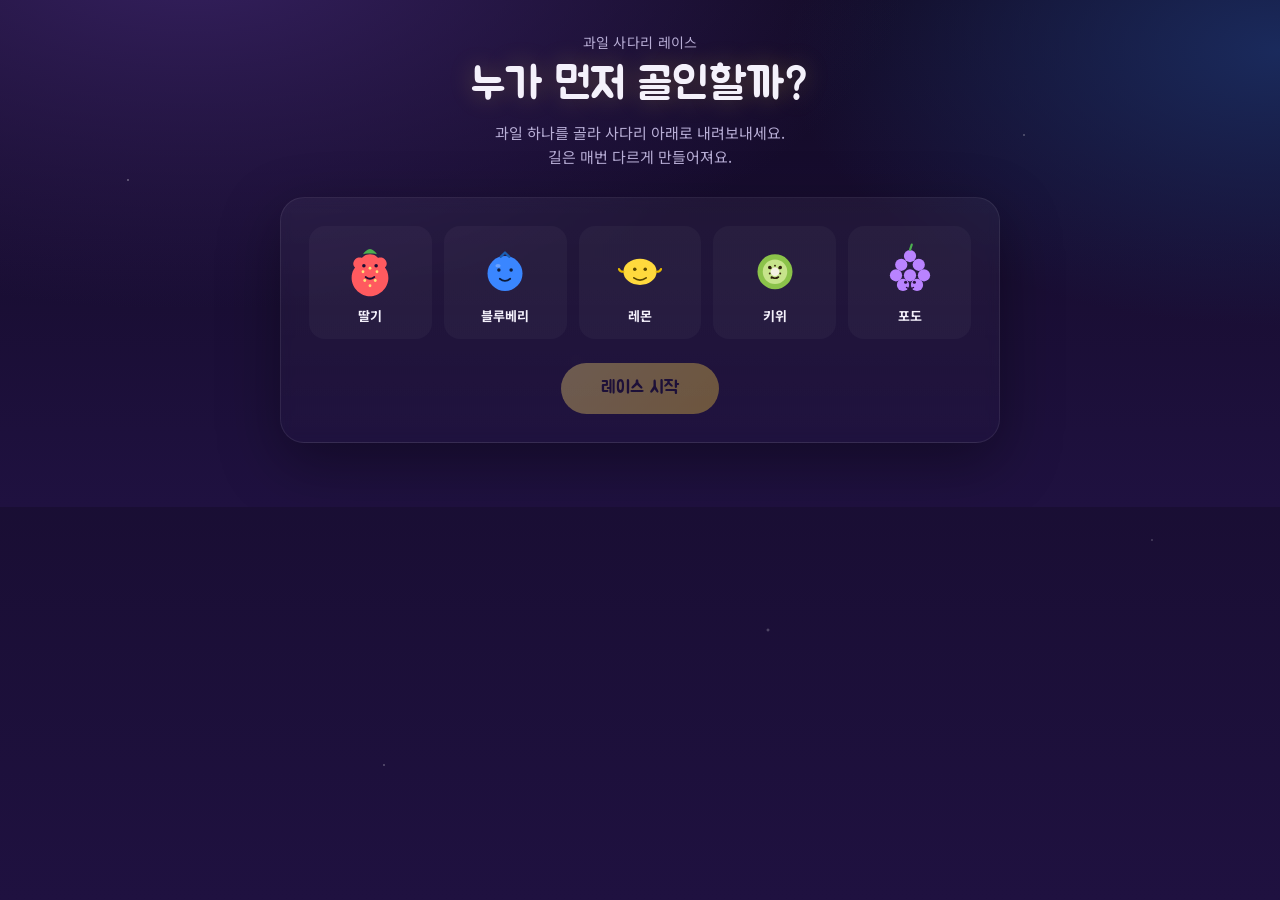
<file: game/index.html>
<!DOCTYPE html>
<html lang="ko">
<head>
<meta charset="UTF-8">
<meta name="viewport" content="width=device-width, initial-scale=1.0">
<title>과일 사다리 레이스</title>
<link rel="preconnect" href="https://fonts.googleapis.com">
<link rel="preconnect" href="https://fonts.gstatic.com" crossorigin>
<link href="https://fonts.googleapis.com/css2?family=Jua&family=Noto+Sans+KR:wght@400;500;700;900&display=swap" rel="stylesheet">
<style>
  :root{
    --bg-0:#120a24;
    --bg-1:#1f1140;
    --card:#241335;
    --card-border:rgba(255,255,255,0.08);
    --ink:#f4f1fb;
    --ink-dim:#b8aed6;
    --lane-dim:rgba(255,255,255,0.14);
    --rung:rgba(255,255,255,0.55);
    --gold:#ffd23f;
    --c-strawberry:#ff5a5f;
    --c-blueberry:#3a86ff;
    --c-lemon:#ffd93d;
    --c-kiwi:#8bc34a;
    --c-grape:#b983ff;
  }

  *{box-sizing:border-box;}

  html,body{
    margin:0;
    min-height:100%;
    background:
      radial-gradient(1200px 600px at 15% -10%, #35205f 0%, transparent 60%),
      radial-gradient(900px 500px at 100% 10%, #1a2a5c 0%, transparent 55%),
      linear-gradient(180deg, var(--bg-0) 0%, var(--bg-1) 100%);
    color:var(--ink);
    font-family:"Noto Sans KR", system-ui, sans-serif;
    overflow-x:hidden;
  }

  body{
    display:flex;
    justify-content:center;
    padding:32px 16px 64px;
  }

  .stars{
    position:fixed;
    inset:0;
    pointer-events:none;
    background-image:
      radial-gradient(1.5px 1.5px at 10% 20%, rgba(255,255,255,0.5), transparent),
      radial-gradient(1.5px 1.5px at 80% 15%, rgba(255,255,255,0.4), transparent),
      radial-gradient(2px 2px at 60% 70%, rgba(255,255,255,0.35), transparent),
      radial-gradient(1.5px 1.5px at 30% 85%, rgba(255,255,255,0.4), transparent),
      radial-gradient(1.5px 1.5px at 90% 60%, rgba(255,255,255,0.3), transparent),
      radial-gradient(1.5px 1.5px at 45% 40%, rgba(255,255,255,0.3), transparent);
    background-repeat:no-repeat;
    z-index:0;
  }

  .stage{
    position:relative;
    z-index:1;
    width:100%;
    max-width:720px;
  }

  .eyebrow{
    text-align:center;
    color:var(--ink-dim);
    font-size:14px;
    letter-spacing:0.02em;
    margin:0 0 6px;
  }

  h1{
    font-family:"Jua", "Noto Sans KR", sans-serif;
    font-weight:400;
    text-align:center;
    font-size:clamp(30px, 6vw, 44px);
    margin:0 0 8px;
    color:var(--ink);
    text-shadow:0 0 24px rgba(255,210,63,0.25);
  }

  .lede{
    text-align:center;
    color:var(--ink-dim);
    font-size:15px;
    margin:0 0 28px;
    line-height:1.6;
  }

  .panel{
    background:linear-gradient(180deg, rgba(255,255,255,0.045), rgba(255,255,255,0.01));
    border:1px solid var(--card-border);
    border-radius:24px;
    padding:28px;
    backdrop-filter:blur(6px);
    box-shadow:0 20px 60px rgba(0,0,0,0.35);
  }

  /* ---------- 캐릭터 선택 화면 ---------- */

  .roster{
    display:grid;
    grid-template-columns:repeat(5, 1fr);
    gap:12px;
    margin-bottom:24px;
  }

  @media (max-width:520px){
    .roster{ grid-template-columns:repeat(3, 1fr); }
  }

  .racer-card{
    position:relative;
    background:rgba(255,255,255,0.03);
    border:2px solid transparent;
    border-radius:16px;
    padding:14px 8px 12px;
    display:flex;
    flex-direction:column;
    align-items:center;
    gap:8px;
    cursor:pointer;
    transition:transform 0.15s ease, border-color 0.15s ease, background 0.15s ease;
  }

  .racer-card:hover{
    transform:translateY(-3px);
    background:rgba(255,255,255,0.06);
  }

  .racer-card.selected{
    border-color:var(--racer-color);
    background:rgba(255,255,255,0.08);
    box-shadow:0 0 0 4px color-mix(in srgb, var(--racer-color) 22%, transparent), 0 8px 20px rgba(0,0,0,0.3);
  }

  .racer-card svg{ width:56px; height:56px; }

  .racer-name{
    font-size:13px;
    font-weight:700;
    color:var(--ink);
  }

  .racer-check{
    position:absolute;
    top:6px;
    right:6px;
    width:18px;
    height:18px;
    border-radius:50%;
    background:var(--racer-color);
    display:none;
    align-items:center;
    justify-content:center;
    font-size:11px;
    color:#160a2b;
    font-weight:900;
  }
  .racer-card.selected .racer-check{ display:flex; }

  .actions{
    display:flex;
    justify-content:center;
  }

  button.primary{
    font-family:"Jua","Noto Sans KR",sans-serif;
    font-size:18px;
    letter-spacing:0.01em;
    padding:14px 40px;
    border-radius:999px;
    border:none;
    cursor:pointer;
    color:#1a0d33;
    background:linear-gradient(135deg, #ffe27a, var(--gold));
    box-shadow:0 10px 24px rgba(255,210,63,0.28);
    transition:transform 0.12s ease, box-shadow 0.12s ease, opacity 0.12s ease;
  }

  button.primary:disabled{
    opacity:0.35;
    cursor:not-allowed;
    box-shadow:none;
  }

  button.primary:not(:disabled):hover{
    transform:translateY(-2px);
    box-shadow:0 14px 30px rgba(255,210,63,0.36);
  }

  button.ghost{
    font-family:"Noto Sans KR", sans-serif;
    font-size:14px;
    padding:10px 22px;
    border-radius:999px;
    border:1px solid rgba(255,255,255,0.18);
    background:transparent;
    color:var(--ink);
    cursor:pointer;
    transition:background 0.12s ease;
  }
  button.ghost:hover{ background:rgba(255,255,255,0.07); }

  /* ---------- 레이스 화면 ---------- */

  .race-header{
    display:flex;
    justify-content:space-between;
    align-items:center;
    margin-bottom:14px;
  }

  .race-title{
    font-family:"Jua","Noto Sans KR",sans-serif;
    font-size:20px;
  }

  canvas{
    width:100%;
    display:block;
    border-radius:16px;
    background:linear-gradient(180deg, rgba(0,0,0,0.22), rgba(0,0,0,0.08));
  }

  .countdown{
    position:absolute;
    inset:0;
    display:flex;
    align-items:center;
    justify-content:center;
    font-family:"Jua","Noto Sans KR",sans-serif;
    font-size:96px;
    color:var(--gold);
    text-shadow:0 0 30px rgba(255,210,63,0.6);
    pointer-events:none;
  }

  .canvas-wrap{ position:relative; }

  /* ---------- 결과 화면 ---------- */

  .overlay{
    position:fixed;
    inset:0;
    background:rgba(10,4,20,0.72);
    backdrop-filter:blur(3px);
    display:flex;
    align-items:center;
    justify-content:center;
    padding:20px;
    z-index:5;
  }

  .result-card{
    width:100%;
    max-width:420px;
    background:linear-gradient(180deg, #2a1746, #1a0d33);
    border:1px solid rgba(255,255,255,0.1);
    border-radius:24px;
    padding:28px 24px;
    text-align:center;
    box-shadow:0 30px 80px rgba(0,0,0,0.5);
  }

  .result-card h2{
    font-family:"Jua","Noto Sans KR",sans-serif;
    font-weight:400;
    font-size:26px;
    margin:0 0 20px;
  }

  .rank-row{
    display:flex;
    align-items:center;
    gap:12px;
    padding:10px 14px;
    border-radius:14px;
    margin-bottom:8px;
    background:rgba(255,255,255,0.04);
  }

  .rank-row.gold{ background:rgba(255,210,63,0.14); }
  .rank-row.silver{ background:rgba(200,210,230,0.12); }
  .rank-row.bronze{ background:rgba(214,140,90,0.14); }

  .rank-num{
    font-family:"Jua","Noto Sans KR",sans-serif;
    font-size:18px;
    width:28px;
    color:var(--ink-dim);
  }

  .rank-row.gold .rank-num{ color:var(--gold); }

  .rank-icon svg{ width:32px; height:32px; }

  .rank-name{
    flex:1;
    text-align:left;
    font-size:15px;
    font-weight:700;
  }

  .rank-time{
    font-size:12px;
    color:var(--ink-dim);
  }

  .result-actions{
    margin-top:20px;
    display:flex;
    gap:10px;
    justify-content:center;
  }

  .hidden{ display:none !important; }
</style>
</head>
<body>

<div class="stars"></div>

<div class="stage">

  <!-- ===================== 화면 1: 캐릭터 선택 ===================== -->
  <section id="screen-select">
    <p class="eyebrow">과일 사다리 레이스</p>
    <h1>누가 먼저 골인할까?</h1>
    <p class="lede">과일 하나를 골라 사다리 아래로 내려보내세요.<br>길은 매번 다르게 만들어져요.</p>

    <div class="panel">
      <div class="roster" id="roster"></div>
      <div class="actions">
        <button class="primary" id="btn-start" disabled>레이스 시작</button>
      </div>
    </div>
  </section>

  <!-- ===================== 화면 2: 레이스 ===================== -->
  <section id="screen-race" class="hidden">
    <div class="race-header">
      <span class="race-title" id="race-title">레이스 진행 중</span>
      <button class="ghost" id="btn-back">캐릭터 다시 고르기</button>
    </div>
    <div class="panel">
      <div class="canvas-wrap">
        <canvas id="ladder-canvas"></canvas>
        <div class="countdown hidden" id="countdown"></div>
      </div>
    </div>
  </section>

</div>

<!-- ===================== 결과 오버레이 ===================== -->
<div class="overlay hidden" id="result-overlay">
  <div class="result-card">
    <h2>레이스 결과</h2>
    <div id="rank-list"></div>
    <div class="result-actions">
      <button class="ghost" id="btn-again">같은 캐릭터로 다시</button>
      <button class="primary" id="btn-restart">처음으로</button>
    </div>
  </div>
</div>

<script>
/* ============================================================
   데이터: 5종 과일 캐릭터
   ============================================================ */
const FRUITS = [
  { id:'strawberry', name:'딸기', color:'var(--c-strawberry)', hex:'#ff5a5f' },
  { id:'blueberry',  name:'블루베리', color:'var(--c-blueberry)',  hex:'#3a86ff' },
  { id:'lemon',      name:'레몬', color:'var(--c-lemon)',      hex:'#ffd93d' },
  { id:'kiwi',       name:'키위', color:'var(--c-kiwi)',       hex:'#8bc34a' },
  { id:'grape',      name:'포도', color:'var(--c-grape)',      hex:'#b983ff' },
];

/* 과일별 SVG 마크업 (선택 화면용, 작은 아이콘) */
function fruitSVG(id, size=56){
  const s = size;
  switch(id){
    case 'strawberry': return `
      <svg viewBox="0 0 64 64">
        <path d="M32 14c6 0 9 4 9 4s6-2 9 3-1 8-1 8 4 4 4 12c0 12-11 21-21 21S11 53 11 41c0-8 4-12 4-12s-4-3-1-8 9-3 9-3 3-4 9-4z" fill="#ff5a5f"/>
        <path d="M32 8c-3 0-6 3-8 6 3-1 6-1 8-1s5 0 8 1c-2-3-5-6-8-6z" fill="#4caf50"/>
        <circle cx="24" cy="34" r="1.6" fill="#ffe27a"/>
        <circle cx="32" cy="30" r="1.6" fill="#ffe27a"/>
        <circle cx="40" cy="34" r="1.6" fill="#ffe27a"/>
        <circle cx="26" cy="44" r="1.6" fill="#ffe27a"/>
        <circle cx="38" cy="44" r="1.6" fill="#ffe27a"/>
        <circle cx="32" cy="50" r="1.6" fill="#ffe27a"/>
        <circle cx="25" cy="27" r="2" fill="#1a0d33"/>
        <circle cx="39" cy="27" r="2" fill="#1a0d33"/>
        <path d="M27 40q5 4 10 0" stroke="#1a0d33" stroke-width="2" fill="none" stroke-linecap="round"/>
      </svg>`;
    case 'blueberry': return `
      <svg viewBox="0 0 64 64">
        <circle cx="32" cy="36" r="20" fill="#3a86ff"/>
        <path d="M27 17 L32 12 L37 17" stroke="#1a5fb4" stroke-width="2.5" fill="none" stroke-linecap="round" stroke-linejoin="round"/>
        <circle cx="25" cy="32" r="2" fill="#0d1b3a"/>
        <circle cx="39" cy="32" r="2" fill="#0d1b3a"/>
        <path d="M26 42q6 5 12 0" stroke="#0d1b3a" stroke-width="2" fill="none" stroke-linecap="round"/>
        <ellipse cx="24" cy="27" rx="3" ry="2" fill="#8fb8ff" opacity="0.6"/>
      </svg>`;
    case 'lemon': return `
      <svg viewBox="0 0 64 64">
        <ellipse cx="32" cy="34" rx="19" ry="15" fill="#ffd93d"/>
        <path d="M13 34 q-4 0 -5 -3" stroke="#e6b800" stroke-width="2.5" fill="none" stroke-linecap="round"/>
        <path d="M51 34 q4 0 5 -3" stroke="#e6b800" stroke-width="2.5" fill="none" stroke-linecap="round"/>
        <circle cx="26" cy="31" r="2" fill="#5a4600"/>
        <circle cx="38" cy="31" r="2" fill="#5a4600"/>
        <path d="M25 41q7 5 14 0" stroke="#5a4600" stroke-width="2" fill="none" stroke-linecap="round"/>
      </svg>`;
    case 'kiwi': return `
      <svg viewBox="0 0 64 64">
        <circle cx="32" cy="34" r="20" fill="#8bc34a"/>
        <circle cx="32" cy="34" r="14" fill="#c6e48b"/>
        <circle cx="32" cy="34" r="5" fill="#f4f1e2"/>
        <g fill="#3a2b0f">
          <circle cx="32" cy="27" r="1.1"/><circle cx="37" cy="30" r="1.1"/><circle cx="38" cy="36" r="1.1"/>
          <circle cx="34" cy="41" r="1.1"/><circle cx="28" cy="41" r="1.1"/><circle cx="26" cy="36" r="1.1"/><circle cx="27" cy="30" r="1.1"/>
        </g>
        <circle cx="26" cy="29" r="2" fill="#2b1c0a"/>
        <circle cx="38" cy="29" r="2" fill="#2b1c0a"/>
        <path d="M28 40q4 3 8 0" stroke="#2b1c0a" stroke-width="1.8" fill="none" stroke-linecap="round"/>
      </svg>`;
    case 'grape': return `
      <svg viewBox="0 0 64 64">
        <g fill="#b983ff">
          <circle cx="32" cy="16" r="7"/>
          <circle cx="22" cy="26" r="7"/>
          <circle cx="42" cy="26" r="7"/>
          <circle cx="16" cy="38" r="7"/>
          <circle cx="32" cy="38" r="7"/>
          <circle cx="48" cy="38" r="7"/>
          <circle cx="24" cy="49" r="7"/>
          <circle cx="40" cy="49" r="7"/>
        </g>
        <path d="M32 9 L34 3" stroke="#4caf50" stroke-width="2.5" fill="none" stroke-linecap="round"/>
        <circle cx="27" cy="46" r="1.8" fill="#2b1240"/>
        <circle cx="37" cy="46" r="1.8" fill="#2b1240"/>
        <path d="M28 52q4 3 8 0" stroke="#2b1240" stroke-width="1.6" fill="none" stroke-linecap="round"/>
      </svg>`;
  }
}

/* ============================================================
   상태
   ============================================================ */
let selectedFruit = null;
let ladderData = null;     // { rows, laneCount, rungs, laneX, rowY }
let racers = [];           // { fruit, waypoints[], totalLen, duration, elapsed, done, finishTime }
let animFrame = null;

/* ============================================================
   화면 1: 캐릭터 선택 렌더 & 이벤트
   ============================================================ */
const rosterEl = document.getElementById('roster');
FRUITS.forEach(f=>{
  const card = document.createElement('div');
  card.className = 'racer-card';
  card.style.setProperty('--racer-color', f.hex);
  card.dataset.id = f.id;
  card.innerHTML = `${fruitSVG(f.id)}<span class="racer-name">${f.name}</span><span class="racer-check">✓</span>`;
  card.addEventListener('click', ()=>{
    selectedFruit = f;
    document.querySelectorAll('.racer-card').forEach(c=>c.classList.remove('selected'));
    card.classList.add('selected');
    document.getElementById('btn-start').disabled = false;
  });
  rosterEl.appendChild(card);
});

document.getElementById('btn-start').addEventListener('click', ()=>{
  if(!selectedFruit) return;
  document.getElementById('screen-select').classList.add('hidden');
  document.getElementById('screen-race').classList.remove('hidden');
  document.getElementById('race-title').textContent = `${selectedFruit.name}의 레이스`;
  setupRace();
});

document.getElementById('btn-back').addEventListener('click', ()=>{
  cancelAnimationFrame(animFrame);
  document.getElementById('screen-race').classList.add('hidden');
  document.getElementById('screen-select').classList.remove('hidden');
});

/* ============================================================
   사다리 생성
   ============================================================ */
function generateLadder(laneCount, rows){
  // rungs[row] = boolean[laneCount-1], 인접한 두 rung이 동시에 true일 수 없음
  const rungs = [];
  for(let r=0; r<rows; r++){
    const row = new Array(laneCount-1).fill(false);
    for(let i=0; i<laneCount-1; i++){
      if(row[i-1]) continue; // 바로 왼쪽에 이미 rung이 있으면 스킵(교차 방지)
      if(Math.random() < 0.32) row[i] = true;
    }
    rungs.push(row);
  }
  return rungs;
}

function tracePath(rungs, laneCount, startLane){
  // row별로 지나가는 레인을 기록: path[row] = lane (row 이후 위치)
  let lane = startLane;
  const laneAtRow = [lane];
  for(let r=0; r<rungs.length; r++){
    const row = rungs[r];
    if(lane < laneCount-1 && row[lane]) lane = lane+1;
    else if(lane > 0 && row[lane-1]) lane = lane-1;
    laneAtRow.push(lane);
  }
  return laneAtRow; // 길이 rows+1, laneAtRow[0]=start, laneAtRow[rows]=final
}

/* ============================================================
   레이스 세팅
   ============================================================ */
function setupRace(){
  const laneCount = FRUITS.length;
  const rows = 13;
  const rungs = generateLadder(laneCount, rows);

  const canvas = document.getElementById('ladder-canvas');
  const cssWidth = canvas.parentElement.clientWidth;
  const cssHeight = Math.round(cssWidth * 1.05);
  const dpr = window.devicePixelRatio || 1;
  canvas.width = cssWidth * dpr;
  canvas.height = cssHeight * dpr;
  canvas.style.height = cssHeight + 'px';
  const ctx = canvas.getContext('2d');
  ctx.setTransform(dpr,0,0,dpr,0,0);

  const topPad = 44, bottomPad = 40;
  const sidePad = 30;
  const trackTop = topPad, trackBottom = cssHeight - bottomPad;
  const laneGap = (cssWidth - sidePad*2) / (laneCount-1);
  const laneX = FRUITS.map((_,i)=> sidePad + laneGap*i);
  const rowGap = (trackBottom - trackTop) / rows;
  const rowY = Array.from({length:rows+1}, (_,i)=> trackTop + rowGap*i);

  ladderData = { rows, laneCount, rungs, laneX, rowY, trackTop, trackBottom, cssWidth, cssHeight };

  // 선택한 과일은 항상 가운데(2번 인덱스) 출발, 나머지는 랜덤 배치
  const others = FRUITS.filter(f=>f.id !== selectedFruit.id);
  shuffle(others);
  const order = [...others.slice(0,2), selectedFruit, ...others.slice(2)];
  // order[2] = 선택 캐릭터가 가운데 오도록 재배열
  const finalOrder = new Array(laneCount);
  finalOrder[2] = selectedFruit;
  let oi = 0;
  for(let i=0;i<laneCount;i++){
    if(i===2) continue;
    finalOrder[i] = others[oi++];
  }

  racers = finalOrder.map((fruit, lane)=>{
    const laneAtRow = tracePath(rungs, laneCount, lane);
    const waypoints = buildWaypoints(laneAtRow, laneX, rowY);
    const totalLen = pathLength(waypoints);
    return {
      fruit, startLane:lane, finalLane: laneAtRow[rows],
      waypoints, totalLen,
      duration: 3600 + Math.random()*1800, // 3.6s ~ 5.4s
      isPlayer: fruit.id === selectedFruit.id,
    };
  });

  drawStaticLadder(ctx, ladderData);
  drawRacerLabels(ctx, ladderData, racers);
  runCountdown(()=> startRace(ctx));
}

function shuffle(arr){
  for(let i=arr.length-1;i>0;i--){
    const j = Math.floor(Math.random()*(i+1));
    [arr[i],arr[j]] = [arr[j],arr[i]];
  }
}

function buildWaypoints(laneAtRow, laneX, rowY){
  const pts = [];
  pts.push({x:laneX[laneAtRow[0]], y:rowY[0]});
  for(let r=1; r<laneAtRow.length; r++){
    const prevLane = laneAtRow[r-1], lane = laneAtRow[r];
    if(lane !== prevLane){
      pts.push({x:laneX[prevLane], y:rowY[r]});
      pts.push({x:laneX[lane], y:rowY[r]});
    } else {
      pts.push({x:laneX[lane], y:rowY[r]});
    }
  }
  return pts;
}

function pathLength(pts){
  let len = 0;
  for(let i=1;i<pts.length;i++){
    len += Math.hypot(pts[i].x-pts[i-1].x, pts[i].y-pts[i-1].y);
  }
  return len;
}

function pointAtDistance(pts, targetLen){
  let acc = 0;
  for(let i=1;i<pts.length;i++){
    const segLen = Math.hypot(pts[i].x-pts[i-1].x, pts[i].y-pts[i-1].y);
    if(acc + segLen >= targetLen || i === pts.length-1){
      const remain = segLen === 0 ? 0 : (targetLen - acc) / segLen;
      const t = Math.max(0, Math.min(1, remain));
      return {
        x: pts[i-1].x + (pts[i].x-pts[i-1].x)*t,
        y: pts[i-1].y + (pts[i].y-pts[i-1].y)*t
      };
    }
    acc += segLen;
  }
  return pts[pts.length-1];
}

/* ============================================================
   그리기
   ============================================================ */
function drawStaticLadder(ctx, d){
  ctx.clearRect(0,0,d.cssWidth,d.cssHeight);

  // 레인(세로줄)
  ctx.lineWidth = 3;
  ctx.lineCap = 'round';
  for(let i=0;i<d.laneCount;i++){
    ctx.strokeStyle = 'rgba(255,255,255,0.10)';
    ctx.beginPath();
    ctx.moveTo(d.laneX[i], d.trackTop);
    ctx.lineTo(d.laneX[i], d.trackBottom);
    ctx.stroke();
  }

  // 가로줄(사다리 발판)
  ctx.strokeStyle = 'rgba(255,255,255,0.5)';
  ctx.lineWidth = 3;
  for(let r=0;r<d.rungs.length;r++){
    d.rungs[r].forEach((on,i)=>{
      if(!on) return;
      const y = d.rowY[r+1];
      ctx.beginPath();
      ctx.moveTo(d.laneX[i], y);
      ctx.lineTo(d.laneX[i+1], y);
      ctx.stroke();
    });
  }

  // 결승선
  ctx.fillStyle = 'rgba(255,210,63,0.12)';
  ctx.fillRect(0, d.trackBottom-4, d.cssWidth, 8);
  ctx.font = '600 11px "Noto Sans KR", sans-serif';
  ctx.fillStyle = 'rgba(255,210,63,0.85)';
  ctx.textAlign = 'center';
  ctx.fillText('GOAL', d.cssWidth/2, d.trackBottom + 22);
}

function drawFruitToken(ctx, fruit, x, y, r){
  ctx.save();
  ctx.translate(x - r, y - r);
  ctx.scale(r*2/64, r*2/64);
  const div = document.createElement('div');
  // 캔버스에는 SVG를 직접 그릴 수 없으므로 간단한 도형으로 재현
  ctx.restore();
  drawFruitShape(ctx, fruit.id, x, y, r);
}

function drawFruitShape(ctx, id, x, y, r){
  ctx.save();
  ctx.translate(x,y);
  const hexOf = {strawberry:'#ff5a5f', blueberry:'#3a86ff', lemon:'#ffd93d', kiwi:'#8bc34a', grape:'#b983ff'};
  ctx.fillStyle = hexOf[id];
  ctx.beginPath();
  ctx.arc(0,0,r,0,Math.PI*2);
  ctx.fill();
  ctx.fillStyle = 'rgba(0,0,0,0.55)';
  ctx.beginPath(); ctx.arc(-r*0.32,-r*0.05,r*0.14,0,Math.PI*2); ctx.fill();
  ctx.beginPath(); ctx.arc(r*0.32,-r*0.05,r*0.14,0,Math.PI*2); ctx.fill();
  ctx.strokeStyle = 'rgba(0,0,0,0.55)';
  ctx.lineWidth = Math.max(1.4, r*0.1);
  ctx.lineCap = 'round';
  ctx.beginPath();
  ctx.arc(0, r*0.12, r*0.34, 0.15*Math.PI, 0.85*Math.PI);
  ctx.stroke();
  ctx.restore();
}

function drawRacerLabels(ctx, d, racers){
  racers.forEach(rc=>{
    drawFruitShape(ctx, rc.fruit.id, d.laneX[rc.startLane], d.trackTop - 20, 14);
  });
}

/* ============================================================
   카운트다운 + 레이스 실행
   ============================================================ */
function runCountdown(onDone){
  const el = document.getElementById('countdown');
  el.classList.remove('hidden');
  const seq = ['3','2','1','GO!'];
  let i = 0;
  el.textContent = seq[i];
  const timer = setInterval(()=>{
    i++;
    if(i >= seq.length){
      clearInterval(timer);
      el.classList.add('hidden');
      onDone();
      return;
    }
    el.textContent = seq[i];
  }, 650);
}

function startRace(ctx){
  const startTime = performance.now();
  racers.forEach(r=>{ r.done=false; r.finishTime=null; });

  function frame(now){
    const t = now - startTime;
    drawStaticLadder(ctx, ladderData);

    let allDone = true;
    racers.forEach(r=>{
      const progress = Math.min(1, t / r.duration);
      if(progress < 1) allDone = false;
      else if(r.finishTime === null) r.finishTime = t;

      const dist = progress * r.totalLen;
      const pos = pointAtDistance(r.waypoints, dist);

      // 지나온 궤적
      ctx.strokeStyle = hexWithAlpha(r.fruit.hex, 0.35);
      ctx.lineWidth = 3;
      ctx.beginPath();
      let acc = 0;
      let started = false;
      for(let i=1;i<r.waypoints.length;i++){
        const a = r.waypoints[i-1], b = r.waypoints[i];
        const segLen = Math.hypot(b.x-a.x,b.y-a.y);
        if(acc+segLen <= dist){
          if(!started){ ctx.moveTo(a.x,a.y); started=true; }
          ctx.lineTo(b.x,b.y);
        }
        acc += segLen;
        if(acc > dist) break;
      }
      ctx.stroke();

      drawFruitShape(ctx, r.fruit.id, pos.x, pos.y, r.isPlayer ? 15 : 12);
    });

    if(!allDone){
      animFrame = requestAnimationFrame(frame);
    } else {
      showResults();
    }
  }
  animFrame = requestAnimationFrame(frame);
}

function hexWithAlpha(hex, alpha){
  const n = parseInt(hex.slice(1),16);
  const r=(n>>16)&255, g=(n>>8)&255, b=n&255;
  return `rgba(${r},${g},${b},${alpha})`;
}

/* ============================================================
   결과 화면
   ============================================================ */
function showResults(){
  const ranked = [...racers].sort((a,b)=> a.finishTime - b.finishTime);
  const listEl = document.getElementById('rank-list');
  listEl.innerHTML = '';
  const medalClass = ['gold','silver','bronze'];
  ranked.forEach((r, idx)=>{
    const row = document.createElement('div');
    row.className = 'rank-row' + (medalClass[idx] ? ' '+medalClass[idx] : '');
    row.innerHTML = `
      <span class="rank-num">${idx+1}</span>
      <span class="rank-icon">${fruitSVG(r.fruit.id,32)}</span>
      <span class="rank-name">${r.fruit.name}${r.isPlayer ? ' (나)' : ''}</span>
      <span class="rank-time">${(r.finishTime/1000).toFixed(2)}초</span>
    `;
    listEl.appendChild(row);
  });
  document.getElementById('result-overlay').classList.remove('hidden');
}

document.getElementById('btn-again').addEventListener('click', ()=>{
  document.getElementById('result-overlay').classList.add('hidden');
  setupRace();
});

document.getElementById('btn-restart').addEventListener('click', ()=>{
  document.getElementById('result-overlay').classList.add('hidden');
  document.getElementById('screen-race').classList.add('hidden');
  document.getElementById('screen-select').classList.remove('hidden');
  document.querySelectorAll('.racer-card').forEach(c=>c.classList.remove('selected'));
  document.getElementById('btn-start').disabled = true;
  selectedFruit = null;
});

window.addEventListener('resize', ()=>{
  if(!document.getElementById('screen-race').classList.contains('hidden') && ladderData){
    // 리사이즈 시 현재 진행 중인 애니메이션은 유지하고 캔버스만 재설정하지 않음(단순화)
  }
});
</script>
</body>
</html>
</file>
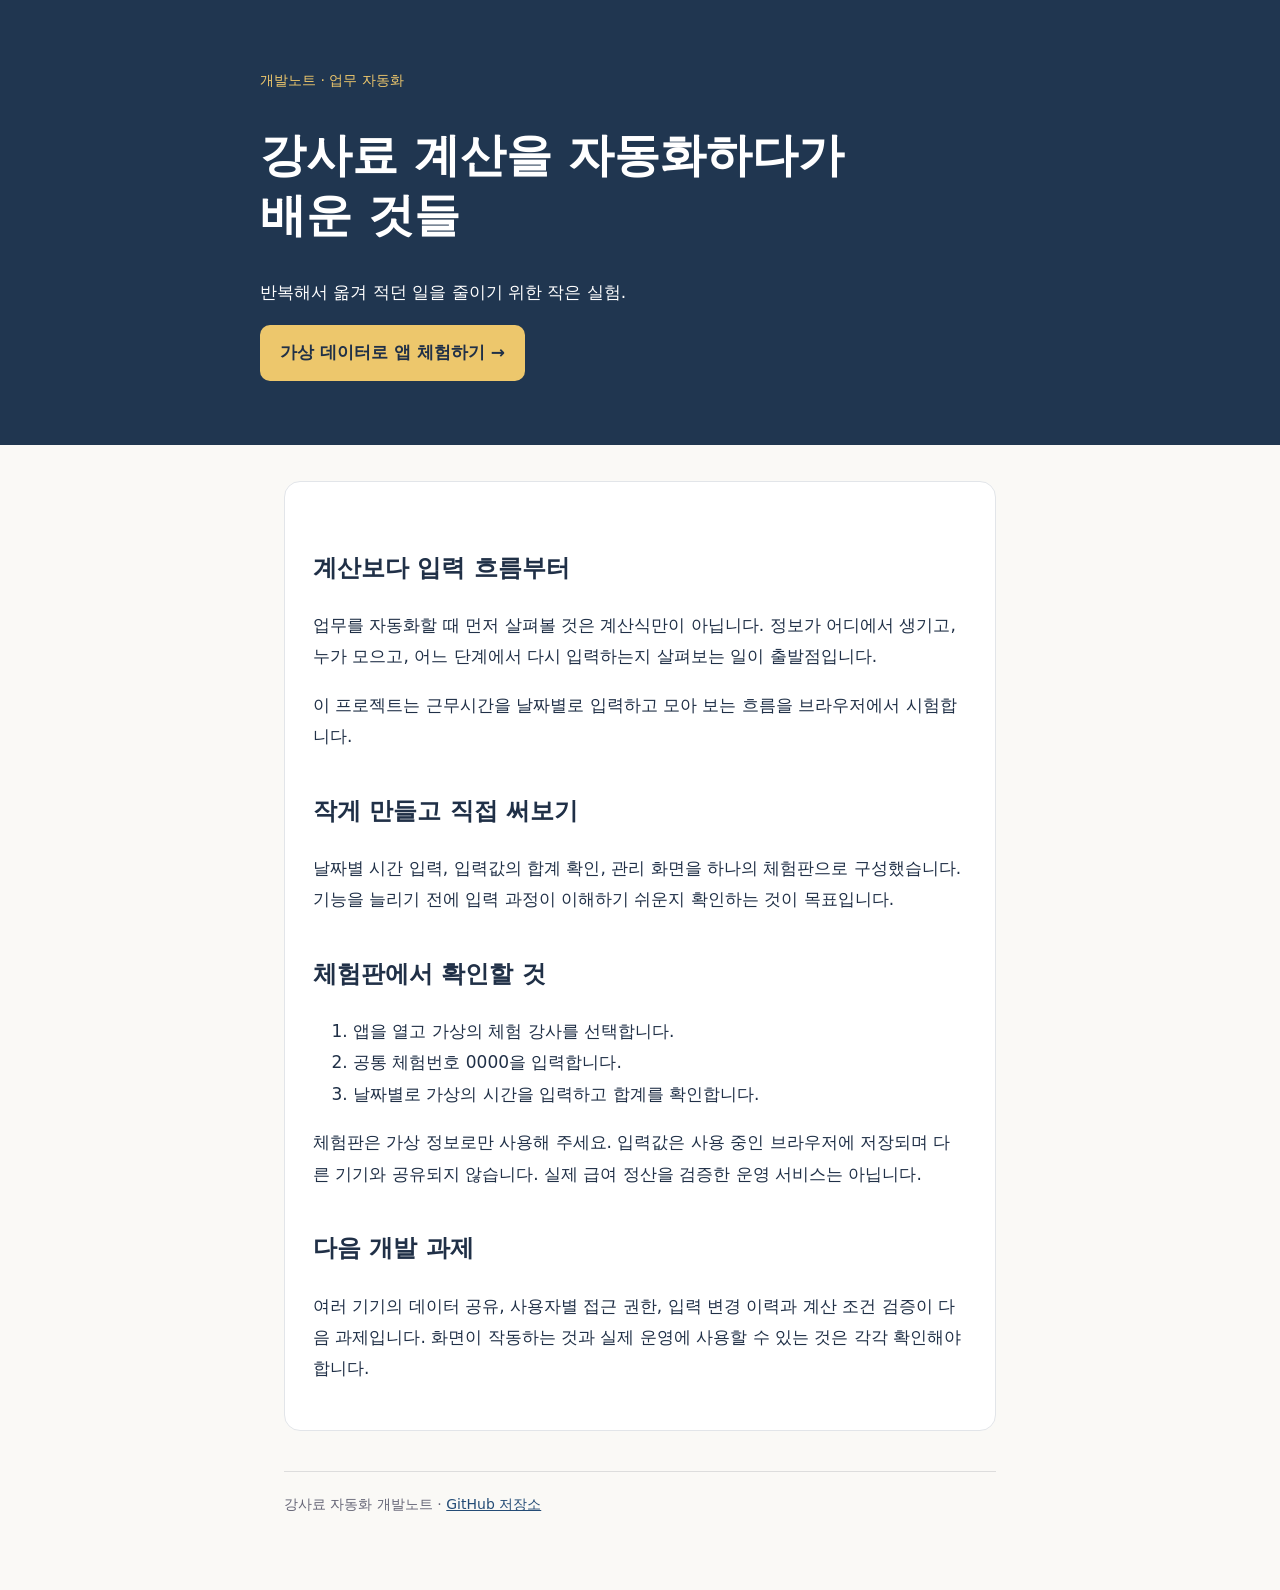
<file: gangsa-hours/index.html>
<!doctype html><html lang="ko"><meta charset="utf-8"><meta name="viewport" content="width=device-width,initial-scale=1"><title>강사료 자동화 개발노트</title><style>*{box-sizing:border-box}body{margin:0;background:#faf9f6;color:#203047;font:17px/1.85 system-ui,sans-serif}header{background:#203650;color:white;padding:64px 24px}header>div,main{max-width:760px;margin:auto}small{color:#edc76c}h1{font-size:clamp(30px,6vw,46px);line-height:1.3}main{padding:36px 24px 72px}article{background:white;border:1px solid #e2e5e9;border-radius:16px;padding:28px}h2{font-size:24px;margin-top:36px}a{color:#244c76}.button{display:inline-block;background:#edc76c;color:#203047;padding:12px 20px;border-radius:10px;text-decoration:none;font-weight:700}footer{border-top:1px solid #ddd;margin-top:40px;padding-top:20px;font-size:14px;color:#667}</style><header><div><small>개발노트 · 업무 자동화</small><h1>강사료 계산을 자동화하다가<br>배운 것들</h1><p>반복해서 옮겨 적던 일을 줄이기 위한 작은 실험.</p><a class="button" href="app.html">가상 데이터로 앱 체험하기 →</a></div></header><main><article><h2>계산보다 입력 흐름부터</h2><p>업무를 자동화할 때 먼저 살펴볼 것은 계산식만이 아닙니다. 정보가 어디에서 생기고, 누가 모으고, 어느 단계에서 다시 입력하는지 살펴보는 일이 출발점입니다.</p><p>이 프로젝트는 근무시간을 날짜별로 입력하고 모아 보는 흐름을 브라우저에서 시험합니다.</p><h2>작게 만들고 직접 써보기</h2><p>날짜별 시간 입력, 입력값의 합계 확인, 관리 화면을 하나의 체험판으로 구성했습니다. 기능을 늘리기 전에 입력 과정이 이해하기 쉬운지 확인하는 것이 목표입니다.</p><h2>체험판에서 확인할 것</h2><ol><li>앱을 열고 가상의 체험 강사를 선택합니다.</li><li>공통 체험번호 0000을 입력합니다.</li><li>날짜별로 가상의 시간을 입력하고 합계를 확인합니다.</li></ol><p>체험판은 가상 정보로만 사용해 주세요. 입력값은 사용 중인 브라우저에 저장되며 다른 기기와 공유되지 않습니다. 실제 급여 정산을 검증한 운영 서비스는 아닙니다.</p><h2>다음 개발 과제</h2><p>여러 기기의 데이터 공유, 사용자별 접근 권한, 입력 변경 이력과 계산 조건 검증이 다음 과제입니다. 화면이 작동하는 것과 실제 운영에 사용할 수 있는 것은 각각 확인해야 합니다.</p></article><footer>강사료 자동화 개발노트 · <a href="https://github.com/daum0809/gangsa-hours">GitHub 저장소</a></footer></main></html>
</file>
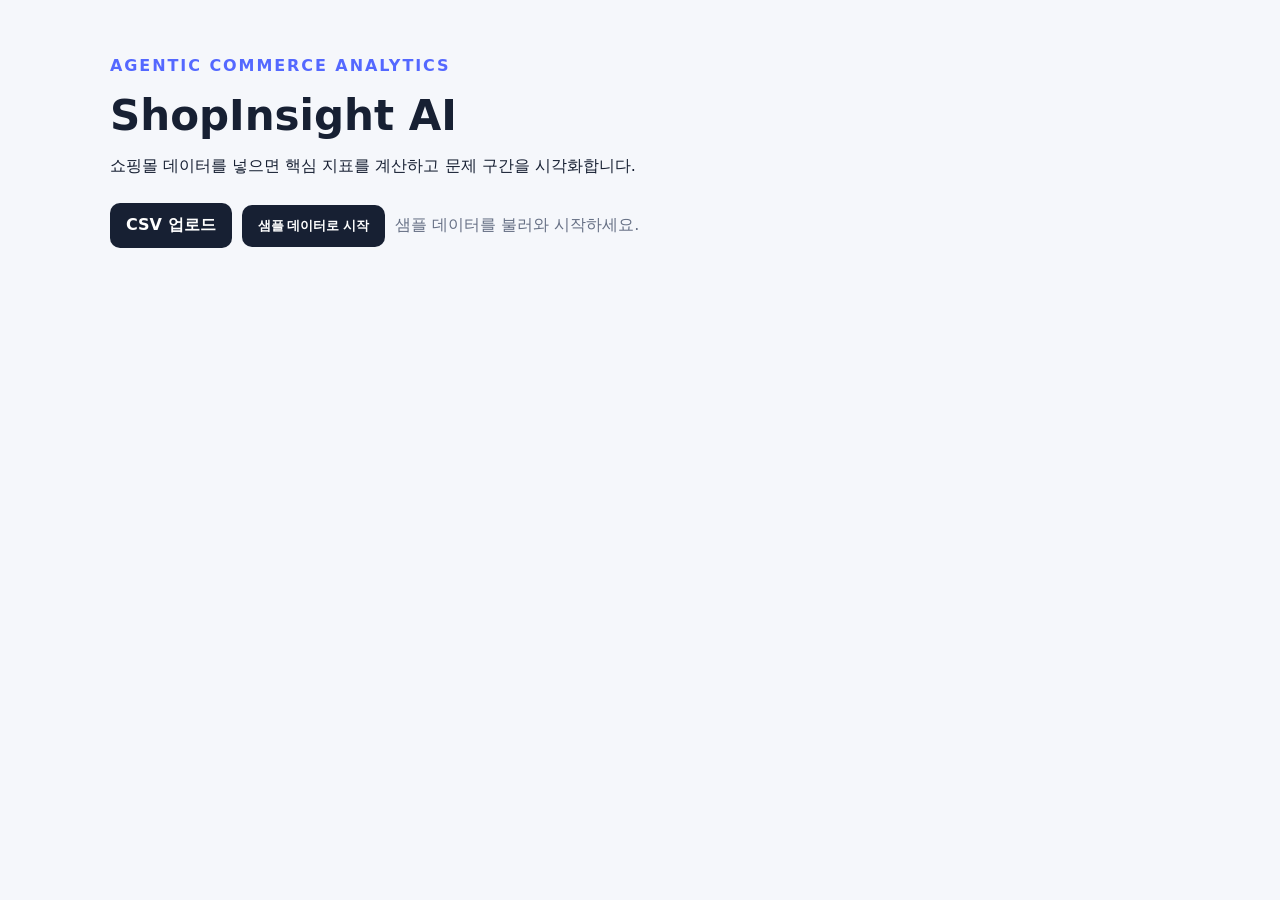
<file: shopinsight-ai/index.html>
<!doctype html>
<html lang="ko">
<head>
<meta charset="utf-8"><meta name="viewport" content="width=device-width,initial-scale=1">
<title>ShopInsight AI</title><link rel="stylesheet" href="styles.css">
</head>
<body>
<main class="wrap">
<header><p class="eyebrow">AGENTIC COMMERCE ANALYTICS</p><h1>ShopInsight AI</h1><p>쇼핑몰 데이터를 넣으면 핵심 지표를 계산하고 문제 구간을 시각화합니다.</p></header>
<section class="actions">
<label class="upload">CSV 업로드<input id="file" type="file" accept=".csv"></label>
<button id="sample">샘플 데이터로 시작</button><span id="status">샘플 데이터를 불러와 시작하세요.</span>
</section>
<section id="app" hidden>
<div class="kpis">
<article><span>매출</span><strong id="revenue"></strong><small id="revenueChange"></small></article>
<article><span>광고비</span><strong id="spend"></strong><small id="spendChange"></small></article>
<article><span>ROAS</span><strong id="roas"></strong><small id="roasChange"></small></article>
<article><span>구매전환율</span><strong id="cvr"></strong><small id="cvrChange"></small></article>
</div>
<div class="grid">
<article class="panel"><h2>월별 성과</h2><div id="months"></div></article>
<article class="panel"><h2>구매 Funnel</h2><div id="funnel"></div></article>
</div>
<article class="panel"><h2>채널별 성과</h2><div id="channels"></div></article>
<article class="insight"><h2>데이터에서 확인된 변화</h2><p id="insight"></p><h3>자주 묻는 질문</h3><div class="faq" aria-label="자주 묻는 질문"><button type="button" class="faq-btn">매출이 왜 떨어졌어?</button><button type="button" class="faq-btn">광고비는 늘었는데 왜 매출이 안 늘었어?</button><button type="button" class="faq-btn">어떤 광고 채널의 성과가 가장 많이 변했어?</button><button type="button" class="faq-btn">어떤 상품을 먼저 확인해야 해?</button><button type="button" class="faq-btn">구매 전환율이 떨어진 이유를 분석해줘.</button><button type="button" class="faq-btn">지금 가장 먼저 확인해야 할 지표가 뭐야?</button></div><div class="question"><input id="question" value="광고비는 늘었는데 왜 매출이 떨어졌어?" aria-label="분석 질문"><button id="ask">분석하기</button></div><div id="answer" aria-live="polite"></div></article>
</section>
</main><script src="app.js?v=20260929-2"></script>
</body></html>
</file>
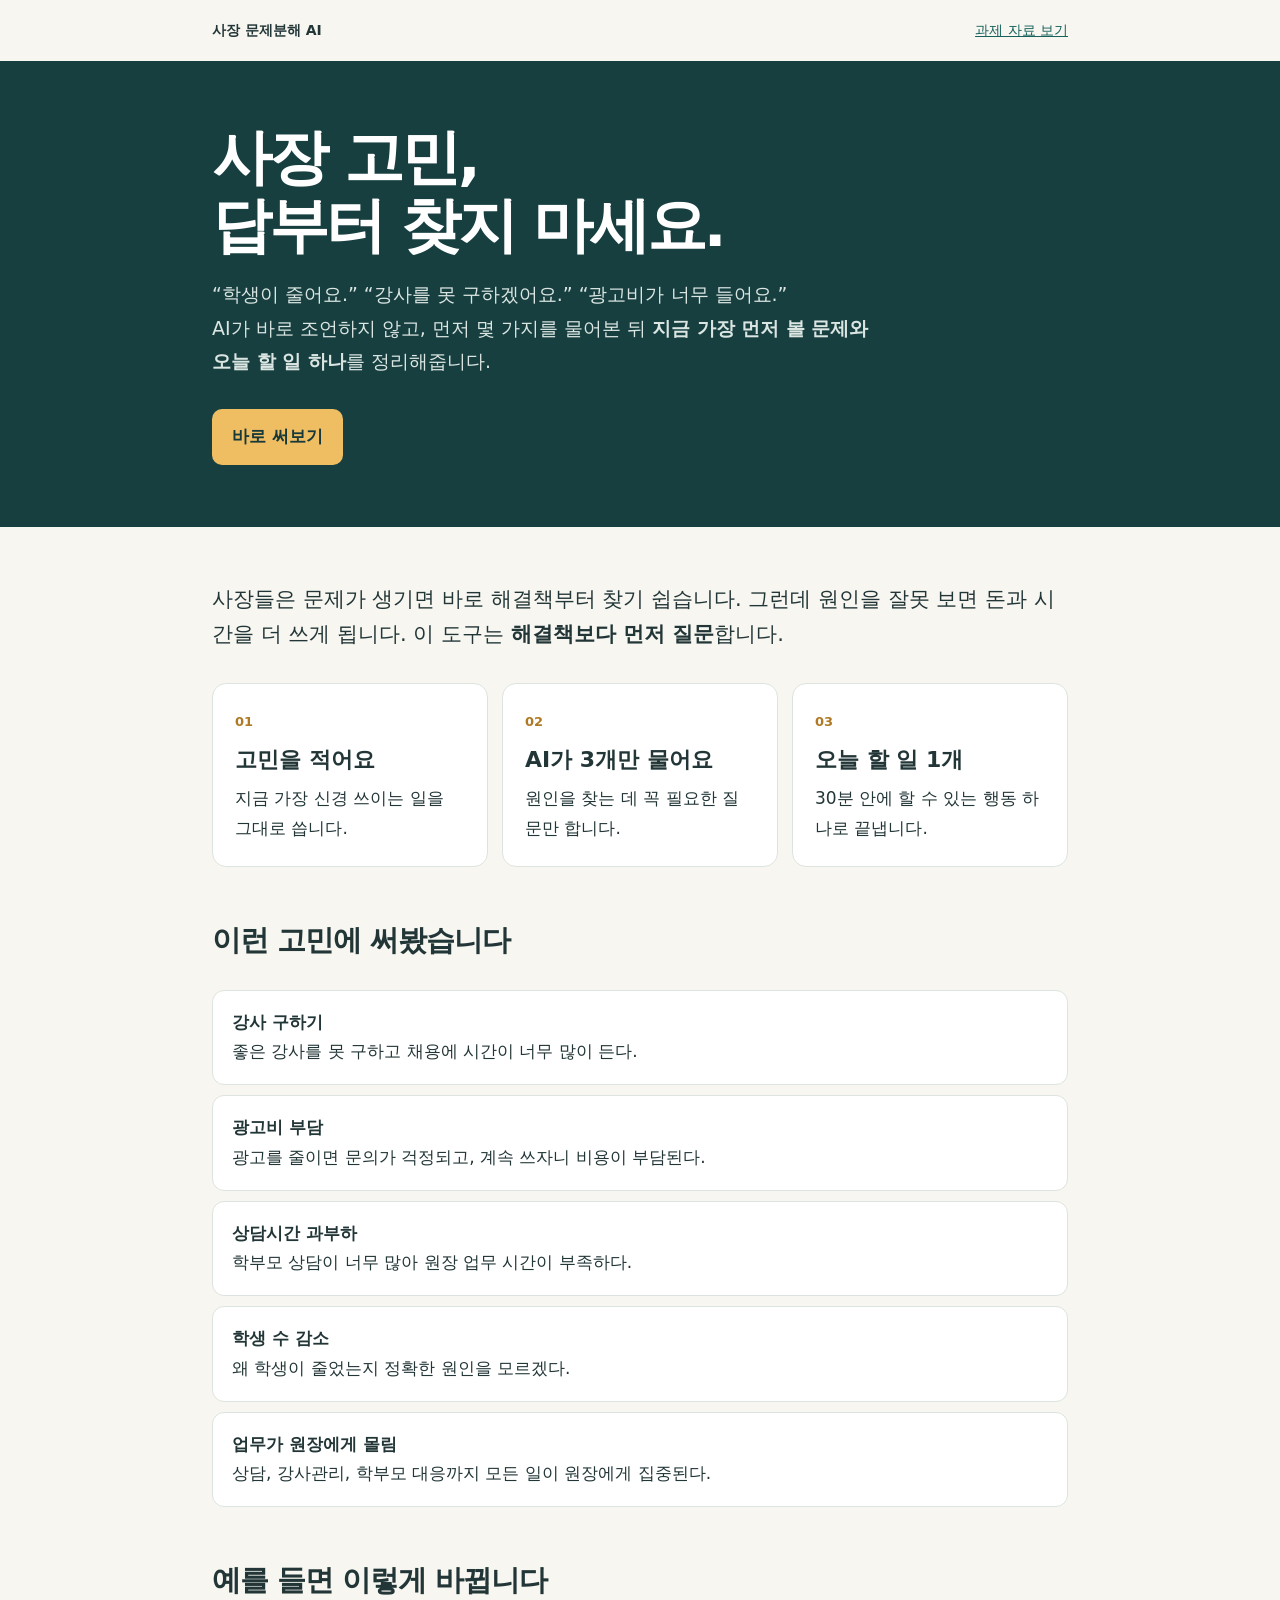
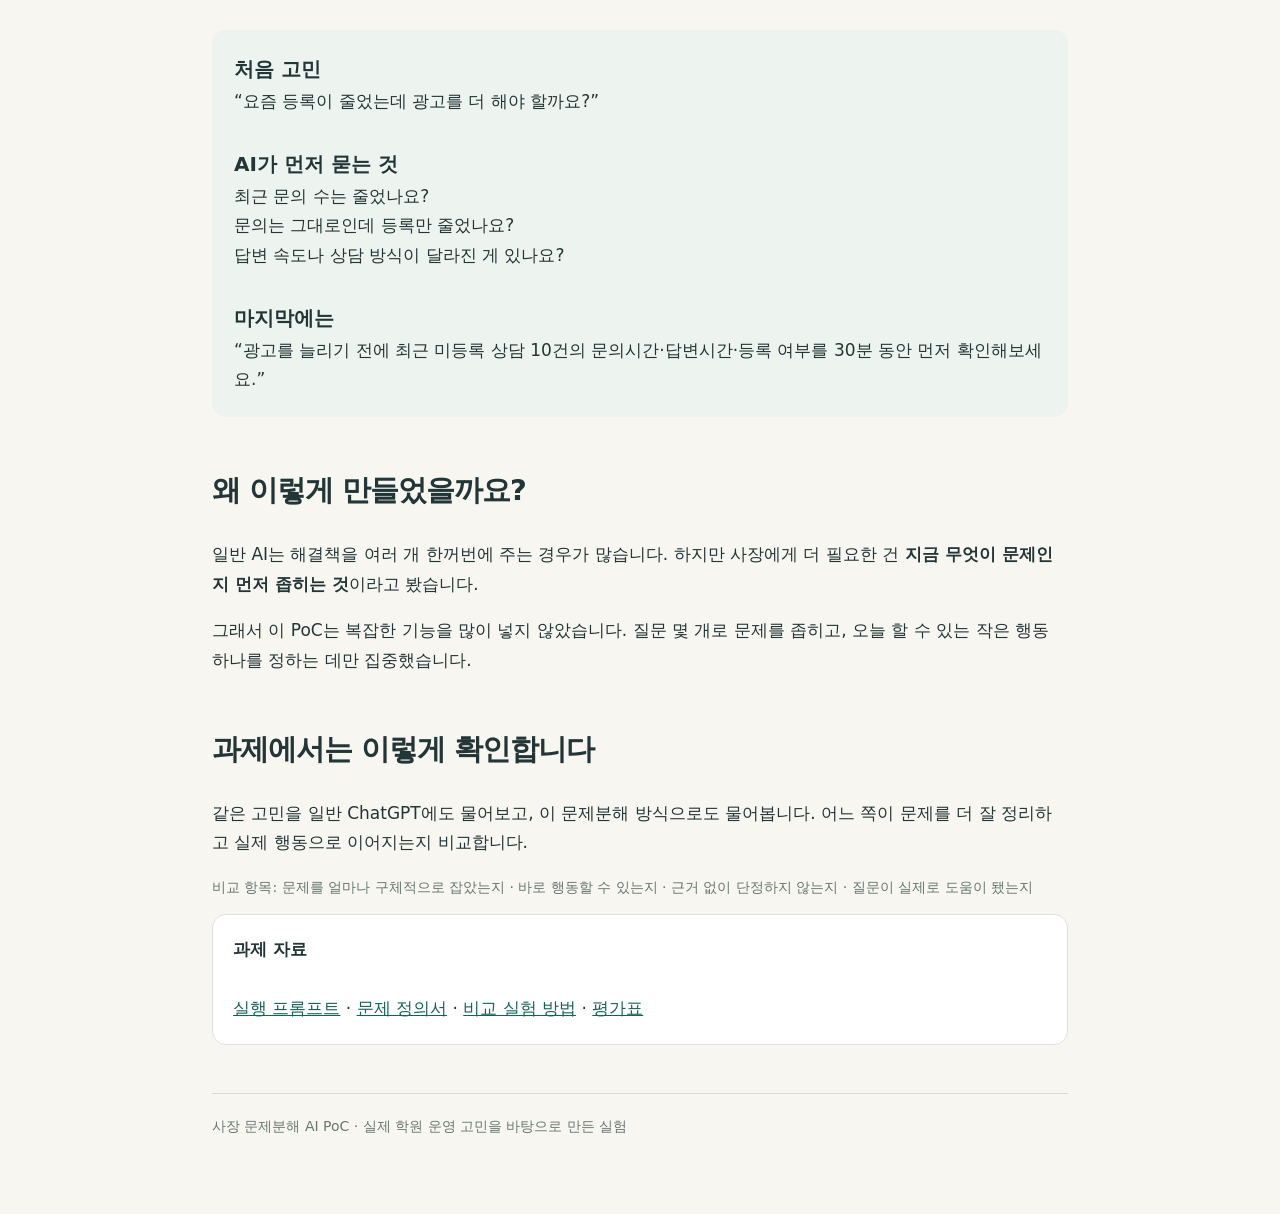
<file: gangsa-hours/boss-ai/index.html>
<!doctype html>
<html lang="ko">
<head>
<meta charset="utf-8">
<meta name="viewport" content="width=device-width,initial-scale=1">
<meta name="description" content="사장 문제분해 AI — 사장 고민을 질문으로 정리하고 오늘 할 일 하나를 찾는 도구">
<title>사장 문제분해 AI</title>
<style>
*{box-sizing:border-box}body{margin:0;background:#f7f6f1;color:#233637;font:17px/1.75 system-ui,-apple-system,BlinkMacSystemFont,"Segoe UI",sans-serif}
a{color:#17615b}.wrap{max-width:900px;margin:auto;padding:0 22px}
nav{padding:18px 0;display:flex;justify-content:space-between;gap:16px;align-items:center;font-size:14px}
header{background:#173f40;color:#fff;padding:62px 0}h1{font-size:clamp(38px,6vw,60px);line-height:1.14;letter-spacing:-.05em;margin:0 0 18px}
header p{font-size:19px;max-width:680px;color:#dbe6e2}.cta{display:inline-block;background:#efbd62;color:#17393a;text-decoration:none;font-weight:800;padding:13px 20px;border-radius:10px;margin-top:12px}
main{padding:34px 0 76px}.intro{font-size:21px;line-height:1.7}.grid{display:grid;grid-template-columns:repeat(3,1fr);gap:14px;margin:30px 0}
.card{background:#fff;border:1px solid #dde4df;border-radius:14px;padding:22px}.num{font-size:13px;font-weight:800;color:#b07a25}.card strong{display:block;font-size:22px;margin:5px 0}
h2{font-size:29px;letter-spacing:-.035em;margin-top:48px}.case{background:#fff;border:1px solid #dde4df;border-radius:12px;padding:17px 19px;margin:10px 0}
.example{background:#edf3ef;border-radius:14px;padding:22px;margin:18px 0}.example strong{font-size:20px}
.small{font-size:14px;color:#687774}.links{background:#fff;padding:20px;border-radius:14px;border:1px solid #dde4df}
footer{margin-top:48px;border-top:1px solid #d5ddd8;padding-top:20px;font-size:14px;color:#697875}
@media(max-width:700px){.grid{grid-template-columns:1fr}nav{align-items:flex-start;flex-direction:column}}
</style>
</head>
<body>
<div class="wrap"><nav><strong>사장 문제분해 AI</strong><a href="free-poc/README.md">과제 자료 보기</a></nav></div>

<header><div class="wrap">
<h1>사장 고민,<br>답부터 찾지 마세요.</h1>
<p>“학생이 줄어요.” “강사를 못 구하겠어요.” “광고비가 너무 들어요.”<br>
AI가 바로 조언하지 않고, 먼저 몇 가지를 물어본 뒤 <strong>지금 가장 먼저 볼 문제와 오늘 할 일 하나</strong>를 정리해줍니다.</p>
<a class="cta" href="free-poc/prompt.md">바로 써보기</a>
</div></header>

<main><div class="wrap">
<p class="intro">사장들은 문제가 생기면 바로 해결책부터 찾기 쉽습니다. 그런데 원인을 잘못 보면 돈과 시간을 더 쓰게 됩니다. 이 도구는 <strong>해결책보다 먼저 질문</strong>합니다.</p>

<div class="grid">
<div class="card"><span class="num">01</span><strong>고민을 적어요</strong>지금 가장 신경 쓰이는 일을 그대로 씁니다.</div>
<div class="card"><span class="num">02</span><strong>AI가 3개만 물어요</strong>원인을 찾는 데 꼭 필요한 질문만 합니다.</div>
<div class="card"><span class="num">03</span><strong>오늘 할 일 1개</strong>30분 안에 할 수 있는 행동 하나로 끝냅니다.</div>
</div>

<h2>이런 고민에 써봤습니다</h2>
<div class="case"><strong>강사 구하기</strong><br>좋은 강사를 못 구하고 채용에 시간이 너무 많이 든다.</div>
<div class="case"><strong>광고비 부담</strong><br>광고를 줄이면 문의가 걱정되고, 계속 쓰자니 비용이 부담된다.</div>
<div class="case"><strong>상담시간 과부하</strong><br>학부모 상담이 너무 많아 원장 업무 시간이 부족하다.</div>
<div class="case"><strong>학생 수 감소</strong><br>왜 학생이 줄었는지 정확한 원인을 모르겠다.</div>
<div class="case"><strong>업무가 원장에게 몰림</strong><br>상담, 강사관리, 학부모 대응까지 모든 일이 원장에게 집중된다.</div>

<h2>예를 들면 이렇게 바뀝니다</h2>
<div class="example">
<strong>처음 고민</strong><br>
“요즘 등록이 줄었는데 광고를 더 해야 할까요?”
<br><br>
<strong>AI가 먼저 묻는 것</strong><br>
최근 문의 수는 줄었나요?<br>
문의는 그대로인데 등록만 줄었나요?<br>
답변 속도나 상담 방식이 달라진 게 있나요?
<br><br>
<strong>마지막에는</strong><br>
“광고를 늘리기 전에 최근 미등록 상담 10건의 문의시간·답변시간·등록 여부를 30분 동안 먼저 확인해보세요.”
</div>

<h2>왜 이렇게 만들었을까요?</h2>
<p>일반 AI는 해결책을 여러 개 한꺼번에 주는 경우가 많습니다. 하지만 사장에게 더 필요한 건 <strong>지금 무엇이 문제인지 먼저 좁히는 것</strong>이라고 봤습니다.</p>

<p>그래서 이 PoC는 복잡한 기능을 많이 넣지 않았습니다. 질문 몇 개로 문제를 좁히고, 오늘 할 수 있는 작은 행동 하나를 정하는 데만 집중했습니다.</p>

<h2>과제에서는 이렇게 확인합니다</h2>
<p>같은 고민을 일반 ChatGPT에도 물어보고, 이 문제분해 방식으로도 물어봅니다. 어느 쪽이 문제를 더 잘 정리하고 실제 행동으로 이어지는지 비교합니다.</p>
<p class="small">비교 항목: 문제를 얼마나 구체적으로 잡았는지 · 바로 행동할 수 있는지 · 근거 없이 단정하지 않는지 · 질문이 실제로 도움이 됐는지</p>

<div class="links">
<strong>과제 자료</strong><br><br>
<a href="free-poc/prompt.md">실행 프롬프트</a> ·
<a href="free-poc/problem_definition.md">문제 정의서</a> ·
<a href="free-poc/experiment.md">비교 실험 방법</a> ·
<a href="free-poc/evaluation.csv">평가표</a>
</div>

<footer>사장 문제분해 AI PoC · 실제 학원 운영 고민을 바탕으로 만든 실험</footer>
</div></main>
</body>
</html>
</file>
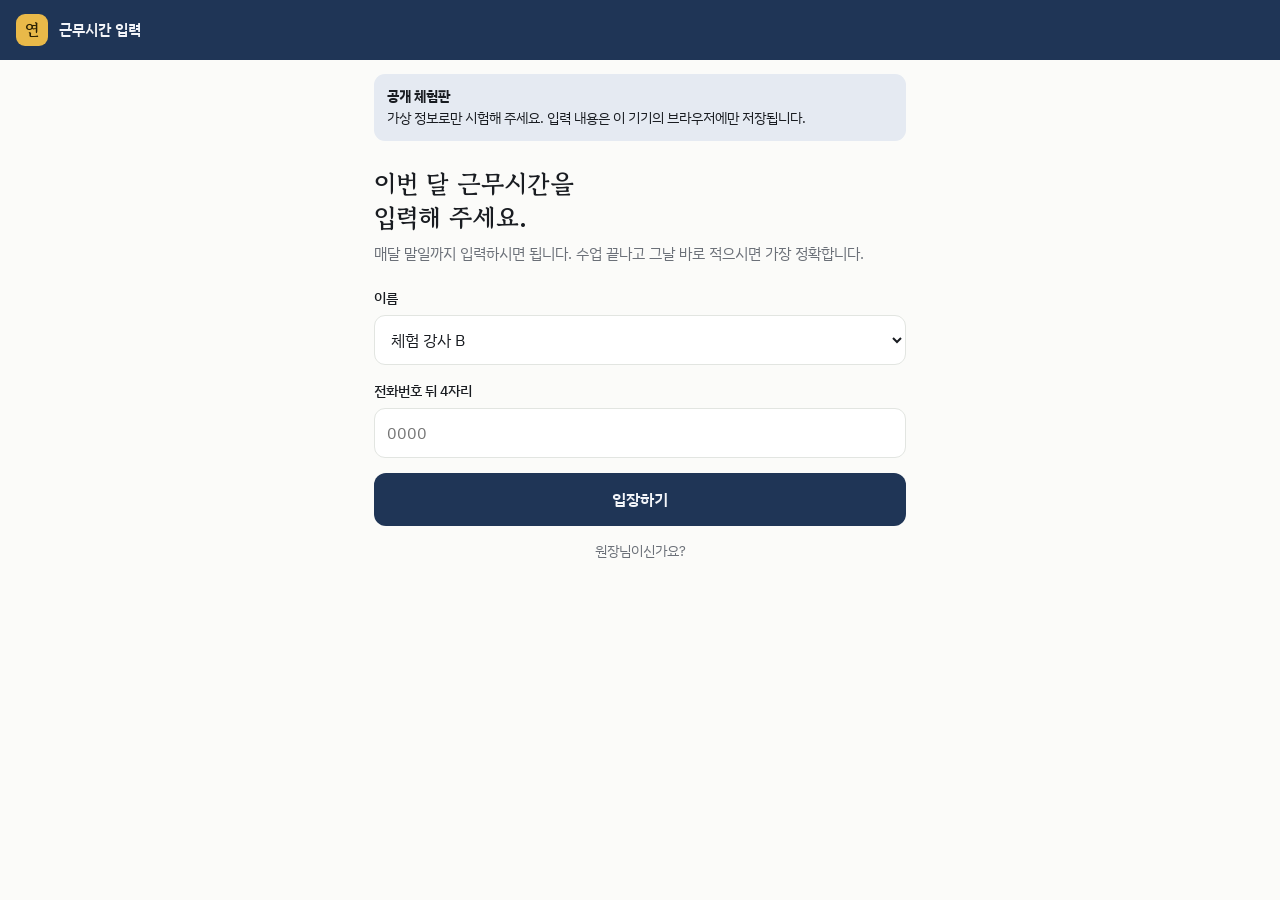
<file: gangsa-hours/app.html>
<!DOCTYPE html>
<html lang="ko">
<head>
<meta charset="utf-8">
<meta name="viewport" content="width=device-width, initial-scale=1, viewport-fit=cover">
<title>근무시간 입력</title>
<link rel="preconnect" href="https://fonts.googleapis.com">
<link rel="preconnect" href="https://fonts.gstatic.com" crossorigin>
<link href="https://fonts.googleapis.com/css2?family=Gowun+Batang:wght@700&family=IBM+Plex+Sans+KR:wght@400;500;600&display=swap" rel="stylesheet">
<style>
:root{
  --paper:#FBFBF9;--panel:#FFFFFF;--ink:#191C21;--muted:#6B7078;--line:#E2E5E1;
  --brand:#1F3556;--brand-ink:#F3F5F9;--brand-soft:#E5EAF2;--pencil:#E9B949;
  --alert:#A8392A;--alert-soft:#F8EEEC;--ok:#1F6B4E;
  box-sizing:border-box;padding-top:env(safe-area-inset-top,0px);padding-bottom:env(safe-area-inset-bottom,0px);
  color-scheme:light dark;
}
@media (prefers-color-scheme:dark){:root:not([data-theme="light"]){
  --paper:#0F1216;--panel:#171B21;--ink:#E9EBEE;--muted:#959AA3;--line:#2A303A;
  --brand:#3E6293;--brand-ink:#F2F5FA;--brand-soft:#1A2230;--pencil:#F0C85A;
  --alert:#E08270;--alert-soft:#2A1B18;--ok:#5FBF95;}}
:root[data-theme="dark"]{--paper:#0F1216;--panel:#171B21;--ink:#E9EBEE;--muted:#959AA3;--line:#2A303A;
  --brand:#3E6293;--brand-ink:#F2F5FA;--brand-soft:#1A2230;--pencil:#F0C85A;--alert:#E08270;--alert-soft:#2A1B18;--ok:#5FBF95;}
*,*::before,*::after{box-sizing:inherit}
html{height:100%}
body{margin:0;min-height:100%;background:var(--paper);color:var(--ink);
  font-family:"IBM Plex Sans KR",system-ui,-apple-system,"Apple SD Gothic Neo",sans-serif;
  font-size:15.5px;line-height:1.6;-webkit-text-size-adjust:100%}
button,input,select{font:inherit;color:inherit}
button{cursor:pointer}
:focus-visible{outline:2px solid var(--brand);outline-offset:2px;border-radius:6px}
@media (prefers-reduced-motion:reduce){*{animation:none!important;transition:none!important}}

.wrap{max-width:560px;margin:0 auto;padding:0 14px 40px}
header.bar{background:var(--brand);color:var(--brand-ink);padding:14px 16px;
  padding-top:calc(14px + env(safe-area-inset-top,0px));display:flex;align-items:center;gap:11px;position:sticky;top:0;z-index:10}
.bar .mark{width:32px;height:32px;border-radius:9px;background:var(--pencil);color:#2A2003;
  display:grid;place-items:center;font-family:"Gowun Batang",serif;font-weight:700;font-size:16px}
.bar b{font-weight:600;font-size:15px;flex:1;overflow:hidden;text-overflow:ellipsis;white-space:nowrap}
.bar button{background:rgba(255,255,255,.14);border:0;color:inherit;padding:7px 12px;border-radius:999px;font-size:13px}

h1.big{font-family:"Gowun Batang",serif;font-size:25px;line-height:1.35;margin:26px 0 8px}
p.lead{color:var(--muted);font-size:14.5px;margin:0 0 22px}
h2{font-size:16px;margin:26px 0 10px;font-weight:600}
.hint{color:var(--muted);font-size:13px;margin:8px 0 0}

.field{margin-bottom:15px}
.field label{display:block;font-size:13.5px;font-weight:500;margin-bottom:6px}
.field input,.field select{width:100%;border:1px solid var(--line);background:var(--panel);border-radius:11px;padding:12px}
.btn{width:100%;border:0;background:var(--brand);color:var(--brand-ink);border-radius:12px;padding:14px;font-size:15.5px;font-weight:600}
.btn.sec{background:transparent;border:1px solid var(--line);color:var(--ink);font-weight:500}
.btn.sm{width:auto;padding:9px 14px;font-size:13.5px;border-radius:10px}
.btnrow{display:flex;gap:8px;flex-wrap:wrap;margin-top:12px}
.ghost{width:100%;border:0;background:transparent;color:var(--muted);padding:14px;font-size:13.5px}

.msg{border-radius:11px;padding:11px 13px;font-size:14px;margin:14px 0}
.msg.err{background:var(--alert-soft);color:var(--ink)}
.msg.ok{background:var(--brand-soft)}

.card{background:var(--panel);border:1px solid var(--line);border-radius:14px;padding:15px;margin-bottom:12px}
.card h3{margin:0 0 4px;font-size:15px;font-weight:600}
.card .sub{color:var(--muted);font-size:13px;margin:0}

/* 날짜 그리드 */
.grid{display:grid;grid-template-columns:repeat(7,1fr);gap:5px;margin-top:10px}
.gh{text-align:center;font-size:12px;color:var(--muted);padding:2px 0}
.gh.sun{color:var(--alert)}
.cell{border:1px solid var(--line);border-radius:9px;background:var(--panel);padding:4px 3px 5px;text-align:center;min-height:56px}
.cell.blank{border:0;background:transparent}
.cell .d{font-size:11px;color:var(--muted);line-height:1.3}
.cell.sun .d{color:var(--alert)}
.cell input{width:100%;border:0;background:transparent;text-align:center;font-size:15px;padding:3px 0;font-weight:500}
.cell.has{background:var(--brand-soft);border-color:var(--brand-soft)}
.weektag{grid-column:1/-1;font-size:11.5px;color:var(--muted);padding:6px 2px 0;border-top:1px dashed var(--line);margin-top:3px}

.total{display:flex;align-items:baseline;gap:9px;margin-top:16px;padding:13px 15px;background:var(--brand-soft);border-radius:12px}
.total span{font-size:13.5px;color:var(--muted)}
.total b{font-size:23px;font-weight:600;margin-left:auto}

.saving{font-size:12.5px;color:var(--muted);text-align:right;margin-top:7px;min-height:18px}
.saving.ok{color:var(--ok)}
.saving.err{color:var(--alert)}

table{width:100%;border-collapse:collapse;font-size:13.5px}
th,td{padding:8px 6px;border-bottom:1px solid var(--line);text-align:right;white-space:nowrap}
th{font-weight:600;color:var(--muted);font-size:12px}
th:first-child,td:first-child{text-align:left}
td.num{font-variant-numeric:tabular-nums}
tr.sum td{font-weight:600;border-top:2px solid var(--line);border-bottom:0}
.scroll{overflow-x:auto;-webkit-overflow-scrolling:touch}
.pill{display:inline-block;font-size:11.5px;padding:1px 7px;border-radius:999px;background:var(--brand-soft);color:var(--brand)}
.pill.h{background:var(--pencil);color:#2A2003}

.rosterrow{display:grid;grid-template-columns:1fr 78px 92px 1fr;gap:6px;margin-bottom:6px;align-items:center}
.rosterrow input,.rosterrow select{border:1px solid var(--line);background:var(--panel);border-radius:9px;padding:8px;font-size:13.5px;width:100%}
.rosterrow .del{border:1px solid var(--line);background:transparent;border-radius:9px;padding:8px;font-size:13px;color:var(--muted)}
.rlabel{display:grid;grid-template-columns:1fr 78px 92px 1fr;gap:6px;font-size:11.5px;color:var(--muted);margin-bottom:5px}

.toast{position:fixed;left:50%;bottom:26px;transform:translateX(-50%);background:var(--ink);color:var(--paper);
  padding:10px 18px;border-radius:999px;font-size:13.5px;z-index:60;opacity:0;pointer-events:none;transition:opacity .18s}
.toast.show{opacity:1}
.hidden{display:none}
</style>
</head>
<body>

<header class="bar">
  <div class="mark">연</div>
  <b id="barTitle">근무시간 입력</b>
  <button id="outBtn" class="hidden">나가기</button>
</header>

<div class="wrap"><div class="msg ok" style="margin-top:14px"><b>공개 체험판</b><br>가상 정보로만 시험해 주세요. 입력 내용은 이 기기의 브라우저에만 저장됩니다.</div>
  <div id="view"></div>
</div>

<div class="toast" id="toast"></div>

<script>
(() => {
"use strict";

const LS = "hagwon.who.v1";
let db = null, downloads = null, roster = [], me = null, admin = false, unsubs = [];

const $ = s => document.querySelector(s);
const view = $("#view"), bar = $("#barTitle"), outBtn = $("#outBtn");
const esc = s => String(s == null ? "" : s).replace(/[&<>"]/g, c => ({"&":"&amp;","<":"&lt;",">":"&gt;",'"':"&quot;"}[c]));
const won = n => "₩" + Math.round(n || 0).toLocaleString("ko-KR");
const hrs = n => (Math.round((n || 0) * 10) / 10).toLocaleString("ko-KR");
let tid; const toast = m => { const t = $("#toast"); t.textContent = m; t.classList.add("show");
  clearTimeout(tid); tid = setTimeout(() => t.classList.remove("show"), 1800); };
const clearSubs = () => { unsubs.forEach(u => { try { u(); } catch(e){} }); unsubs = []; };

/* ── 달 ── */
const pad = n => String(n).padStart(2, "0");
const now = new Date();
let month = `${now.getFullYear()}-${pad(now.getMonth() + 1)}`;
const monthLabel = m => `${m.slice(0,4)}년 ${Number(m.slice(5,7))}월`;
const daysIn = m => new Date(+m.slice(0,4), +m.slice(5,7), 0).getDate();
const dowOf = (m, d) => new Date(+m.slice(0,4), +m.slice(5,7) - 1, d).getDay(); // 0=일
const monthList = () => { const out = []; const b = new Date(now.getFullYear(), now.getMonth(), 1);
  for (let i = 1; i >= -6; i--){ const x = new Date(b.getFullYear(), b.getMonth() + i, 1);
    out.push(`${x.getFullYear()}-${pad(x.getMonth() + 1)}`); } return out; };

/* ── 주휴수당: 월~일 주 단위, 주 15시간 이상이면 (주시간/40)×8×시급, 8시간 상한 ── */
function weeksOf(m){
  const n = daysIn(m), out = []; let cur = [];
  for (let d = 1; d <= n; d++){
    cur.push(d);
    if (dowOf(m, d) === 0 || d === n){ out.push(cur); cur = []; }
  }
  return out;
}
function holidayPay(m, days, rate){
  const detail = [];
  let total = 0;
  weeksOf(m).forEach((wk, i) => {
    const h = wk.reduce((s, d) => s + (Number(days[d]) || 0), 0);
    let pay = 0, paidHours = 0;
    if (h >= 15){ paidHours = Math.min(h / 40 * 8, 8); pay = paidHours * rate; total += pay; }
    detail.push({ no: i + 1, from: wk[0], to: wk[wk.length - 1], hours: h, paidHours, pay });
  });
  return { total, detail };
}
const sumDays = days => Object.values(days || {}).reduce((s, v) => s + (Number(v) || 0), 0);

/* ── 계산 ── */
function payOf(t, days){
  const h = sumDays(days);
  if (t.type === "fixed"){
    const gross = Number(t.rate) || 0;
    return { hours: 0, base: gross, holiday: 0, gross, detail: [] };
  }
  const rate = Number(t.rate) || 0;
  const base = h * rate;
  const hp = t.holiday ? holidayPay(month, days, rate) : { total: 0, detail: [] };
  return { hours: h, base, holiday: hp.total, gross: base + hp.total, detail: hp.detail };
}
function tax(gross){
  const inc = Math.floor(gross * 0.03 / 10) * 10;
  const loc = Math.floor(gross * 0.003 / 10) * 10;
  return { inc, loc, cut: inc + loc, net: gross - inc - loc };
}

/* ── db helpers ── */
const hourId = (m, id) => `${m}__${id}`;
async function saveHours(tid_, days){
  await db.doc(`hours/${hourId(month, tid_)}`).set({
    teacherId: tid_, month, days, updatedAt: new Date().toISOString()
  });
}
function dbErrText(e){
  const c = e && e.code;
  if (c === "permission_denied" || c === "not_granted")
    return "저장 권한이 없습니다. 원장님께 '편집 가능' 권한으로 링크를 다시 받아야 합니다.";
  if (c === "unavailable" || c === "deadline_exceeded")
    return "연결이 불안정합니다. 잠시 뒤 다시 저장해 주세요.";
  return "저장하지 못했습니다. 다시 눌러 주세요.";
}

/* ══ 화면 1: 로그인 ══ */
function renderLogin(msg){
  clearSubs(); admin = false; me = null; outBtn.classList.add("hidden");
  bar.textContent = "근무시간 입력";
  const opts = roster.filter(t => t.type === "hourly")
    .map(t => `<option value="${esc(t.id)}">${esc(t.name)}</option>`).join("");
  view.innerHTML = `
    <h1 class="big">이번 달 근무시간을<br>입력해 주세요.</h1>
    <p class="lead">매달 말일까지 입력하시면 됩니다. 수업 끝나고 그날 바로 적으시면 가장 정확합니다.</p>
    ${msg ? `<div class="msg err">${esc(msg)}</div>` : ""}
    <div class="field"><label for="who">이름</label>
      <select id="who">${opts || `<option value="">명단이 아직 없습니다</option>`}</select></div>
    <div class="field"><label for="p4">전화번호 뒤 4자리</label>
      <input id="p4" type="tel" inputmode="numeric" maxlength="4" placeholder="0000" autocomplete="off"></div>
    <button class="btn" id="go">입장하기</button>
    <button class="ghost" id="adminBtn">원장님이신가요?</button>`;
  $("#go").onclick = () => {
    const id = $("#who").value, p4 = $("#p4").value.trim();
    const t = roster.find(x => x.id === id);
    if (!t) return renderLogin("이름을 골라 주세요.");
    if (String(t.last4 || "") !== p4) return renderLogin("전화번호 뒤 4자리가 맞지 않습니다.");
    me = t; try { localStorage.setItem(LS, t.id); } catch(e){}
    renderTeacher();
  };
  $("#p4").onkeydown = e => { if (e.key === "Enter") $("#go").click(); };
  $("#adminBtn").onclick = renderAdminGate;
}

/* ══ 화면 2: 강사 ══ */
function renderTeacher(){
  clearSubs();
  bar.textContent = me.name + " 선생님";
  outBtn.classList.remove("hidden");
  const n = daysIn(month), lead = (dowOf(month, 1) + 6) % 7;
  const names = ["월","화","수","목","금","토","일"];
  let cells = "";
  for (let i = 0; i < lead; i++) cells += `<div class="cell blank"></div>`;
  for (let d = 1; d <= n; d++){
    const sun = dowOf(month, d) === 0;
    cells += `<div class="cell${sun ? " sun" : ""}" data-d="${d}">
      <div class="d">${d}</div>
      <input type="text" inputmode="decimal" data-day="${d}" aria-label="${d}일 근무시간"></div>`;
    if (dowOf(month, d) === 0 && d !== n) cells += `<div class="weektag"></div>`;
  }
  view.innerHTML = `
    <h1 class="big">${monthLabel(month)}</h1>
    <p class="lead">일한 시간을 숫자로 적어주세요. 30분은 0.5, 1시간 30분은 1.5 입니다.</p>
    <div class="grid">${names.map((x,i)=>`<div class="gh${i===6?" sun":""}">${x}</div>`).join("")}${cells}</div>
    <div class="total"><span>이번 달 합계</span><b id="sum">0시간</b></div>
    <div class="saving" id="saving"></div>
    <p class="hint">적을 때마다 자동으로 저장됩니다. 말일 전까지는 언제든 고칠 수 있습니다.</p>`;

  const inputs = [...view.querySelectorAll("input[data-day]")];
  const sumEl = $("#sum"), savEl = $("#saving");
  let days = {};

  const paint = () => {
    inputs.forEach(i => {
      const v = days[i.dataset.day];
      i.value = (v === 0 || v == null || v === "") ? "" : v;
      i.closest(".cell").classList.toggle("has", !!Number(v));
    });
    sumEl.textContent = hrs(sumDays(days)) + "시간";
  };

  let t2 = null;
  const queue = () => {
    savEl.className = "saving"; savEl.textContent = "저장 중…";
    clearTimeout(t2);
    t2 = setTimeout(async () => {
      try { await saveHours(me.id, days); savEl.className = "saving ok"; savEl.textContent = "저장되었습니다"; }
      catch(e){ savEl.className = "saving err"; savEl.textContent = dbErrText(e); }
    }, 700);
  };

  inputs.forEach(i => {
    i.addEventListener("input", () => {
      let v = i.value.replace(/[^0-9.]/g, "");
      if (v.split(".").length > 2) v = v.slice(0, -1);
      i.value = v;
      const num = parseFloat(v);
      if (!v) delete days[i.dataset.day];
      else if (!isNaN(num) && num >= 0 && num <= 24) days[i.dataset.day] = num;
      i.closest(".cell").classList.toggle("has", !!parseFloat(v));
      sumEl.textContent = hrs(sumDays(days)) + "시간";
      queue();
    });
  });

  db.doc(`hours/${hourId(month, me.id)}`).get()
    .then(s => { if (s.exists) days = Object.assign({}, (s.data() || {}).days || {}); paint(); })
    .catch(() => paint());
}

/* ══ 화면 3: 원장 ══ */
function renderAdminGate(msg){
  clearSubs(); outBtn.classList.remove("hidden"); bar.textContent = "원장님";
  view.innerHTML = `
    <h1 class="big">원장님 화면</h1>
    <p class="lead">강사 화면에는 금액과 주휴수당이 보이지 않습니다. 비밀번호를 처음 넣으면 그 번호로 등록됩니다.</p>
    ${msg ? `<div class="msg err">${esc(msg)}</div>` : ""}
    <div class="field"><label for="pin">비밀번호 4자리</label>
      <input id="pin" type="password" inputmode="numeric" maxlength="4" placeholder="0000" autocomplete="off"></div>
    <button class="btn" id="pgo">들어가기</button>
    <button class="ghost" id="back">강사 입력 화면으로</button>`;
  $("#back").onclick = () => renderLogin();
  $("#pin").onkeydown = e => { if (e.key === "Enter") $("#pgo").click(); };
  $("#pgo").onclick = async () => {
    const v = $("#pin").value.trim();
    let stored = null;
    try { const s = await db.doc("config/admin").get(); stored = s.exists ? (s.data() || {}).pin : null; }
    catch(e){ return renderAdminGate("설정을 읽지 못했습니다. 다시 시도해 주세요."); }
    if (!stored){
      if (!/^\d{4}$/.test(v)) return renderAdminGate("처음 들어오셨습니다. 쓰실 비밀번호 4자리를 정해 주세요.");
      try { await db.doc("config/admin").set({ pin: v }); }
      catch(e){ return renderAdminGate("비밀번호를 저장하지 못했습니다."); }
      admin = true; return renderAdmin();
    }
    if (String(stored) !== v) return renderAdminGate("비밀번호가 맞지 않습니다.");
    admin = true; renderAdmin();
  };
}

function renderAdmin(){
  clearSubs(); bar.textContent = "원장님"; outBtn.classList.remove("hidden");
  view.innerHTML = `
    <div class="field" style="margin-top:20px">
      <label for="mSel">대상 월</label>
      <select id="mSel">${monthList().map(m => `<option value="${m}"${m === month ? " selected" : ""}>${monthLabel(m)}</option>`).join("")}</select>
    </div>
    <div id="payArea"><p class="hint">불러오는 중…</p></div>
    <h2>강사 명단</h2>
    <div id="rosterArea"></div>`;
  $("#mSel").onchange = e => { month = e.target.value; loadPay(); };
  loadPay(); renderRoster();
}

function loadPay(){
  clearSubs();
  const area = $("#payArea");
  const un = db.collection("hours").where("month", "==", month).onSnapshot(
    snap => {
      const map = {};
      snap.docs.forEach(d => { const v = d.data() || {}; map[v.teacherId] = v.days || {}; });
      paintPay(area, map);
    },
    () => { area.innerHTML = `<div class="msg err">기록을 불러오지 못했습니다.</div>`; }
  );
  unsubs.push(un);
}

function paintPay(area, map){
  const rows = roster.map(t => {
    const p = payOf(t, map[t.id] || {});
    const x = tax(p.gross);
    return { t, p, x };
  });
  const S = k => rows.reduce((s, r) => s + (k === "net" ? r.x.net : k === "cut" ? r.x.cut : r.p[k]), 0);

  area.innerHTML = `
    <div class="scroll"><table>
      <thead><tr><th>강사</th><th>시간</th><th>기본</th><th>주휴</th><th>지급총액</th><th>3.3%</th><th>실지급</th></tr></thead>
      <tbody>
      ${rows.map(r => `<tr>
        <td>${esc(r.t.name)} ${r.t.type === "fixed" ? `<span class="pill">고정</span>` : (r.t.holiday ? `<span class="pill h">주휴</span>` : "")}</td>
        <td class="num">${r.t.type === "fixed" ? "-" : hrs(r.p.hours)}</td>
        <td class="num">${won(r.p.base)}</td>
        <td class="num">${r.p.holiday ? won(r.p.holiday) : "-"}</td>
        <td class="num">${won(r.p.gross)}</td>
        <td class="num">${won(r.x.cut)}</td>
        <td class="num"><b>${won(r.x.net)}</b></td></tr>`).join("")}
      <tr class="sum"><td>합계</td><td class="num">${hrs(S("hours"))}</td><td class="num">${won(S("base"))}</td>
        <td class="num">${won(S("holiday"))}</td><td class="num">${won(S("gross"))}</td>
        <td class="num">${won(S("cut"))}</td><td class="num">${won(S("net"))}</td></tr>
      </tbody></table></div>
    <div class="btnrow">
      <button class="btn sm" id="dl">엑셀로 내려받기</button>
      <button class="btn sm sec" id="wk">주휴수당 계산 내역</button>
      <button class="btn sm sec" id="pinBtn">비밀번호 변경</button>
    </div>
    <div id="wkArea"></div>`;

  $("#wk").onclick = () => {
    const a = $("#wkArea");
    if (a.innerHTML){ a.innerHTML = ""; return; }
    const hs = rows.filter(r => r.t.holiday && r.t.type === "hourly");
    a.innerHTML = hs.length ? hs.map(r => `
      <div class="card"><h3>${esc(r.t.name)}</h3>
      <p class="sub">주 15시간 이상인 주에만 붙습니다 · (주 근무시간 ÷ 40 × 8시간) × 시급, 8시간 상한</p>
      <div class="scroll"><table><thead><tr><th>주</th><th>기간</th><th>근무</th><th>주휴시간</th><th>금액</th></tr></thead><tbody>
      ${r.p.detail.map(d => `<tr><td>${d.no}주</td><td>${d.from}~${d.to}일</td><td class="num">${hrs(d.hours)}</td>
        <td class="num">${d.paidHours ? hrs(d.paidHours) : "-"}</td><td class="num">${d.pay ? won(d.pay) : "-"}</td></tr>`).join("")}
      </tbody></table></div></div>`).join("")
      : `<div class="msg">주휴수당 대상으로 지정된 강사가 없습니다.</div>`;
  };

  $("#pinBtn").onclick = async () => {
    const v = prompt("새 비밀번호 4자리");
    if (!v) return;
    if (!/^\d{4}$/.test(v.trim())) return toast("숫자 4자리로 넣어주세요");
    try { await db.doc("config/admin").set({ pin: v.trim() }); toast("비밀번호를 바꿨습니다"); }
    catch(e){ toast("바꾸지 못했습니다"); }
  };

  $("#dl").onclick = async () => {
    if (!downloads) return toast("이 화면에서는 내려받기를 쓸 수 없습니다");
    const head = ["강사명","구분","시급/월정액","근무시간","기본급","주휴수당","지급총액","소득세","지방소득세","실지급액"];
    const body = rows.map(r => [r.t.name, r.t.type === "fixed" ? "고정급" : "시급",
      r.t.rate, r.t.type === "fixed" ? "" : r.p.hours, r.p.base, r.p.holiday, r.p.gross,
      r.x.inc, r.x.loc, r.x.net]);
    body.push(["합계","","", S("hours"), S("base"), S("holiday"), S("gross"), "", "", S("net")]);
    const q = v => `"${String(v).replace(/"/g, '""')}"`;
    const csv = "\uFEFF" + [head, ...body].map(r => r.map(q).join(",")).join("\r\n");
    try { await downloads.save({ filename: `강사료_${month}.csv`, data: csv }); }
    catch(e){ if (e && e.code !== "declined") toast("내려받지 못했습니다"); }
  };
}

function renderRoster(){
  const area = $("#rosterArea");
  const draw = () => {
    area.innerHTML = `
      <div class="rlabel"><span>이름</span><span>뒤 4자리</span><span>구분</span><span>시급/월정액</span></div>
      <div id="rlist"></div>
      <div class="btnrow">
        <button class="btn sm sec" id="addT">강사 추가</button>
        <button class="btn sm" id="saveT">명단 저장</button>
      </div>
      <p class="hint">주휴수당은 '시급+주휴'로 고른 강사에게만 붙습니다. 이름을 바꾸면 그 강사가 입력한 기록과 연결이 끊기지 않습니다.</p>`;
    const list = $("#rlist");
    const row = t => {
      const el = document.createElement("div");
      el.className = "rosterrow";
      el.innerHTML = `
        <input class="n" value="${esc(t.name)}" placeholder="이름">
        <input class="l" value="${esc(t.last4)}" maxlength="4" inputmode="numeric" placeholder="0000">
        <select class="t">
          <option value="fixed">고정급</option>
          <option value="hourly">시급</option>
          <option value="hourlyH">시급+주휴</option>
        </select>
        <input class="r" value="${esc(t.rate)}" inputmode="numeric" placeholder="금액">`;
      el.querySelector(".t").value = t.type === "fixed" ? "fixed" : (t.holiday ? "hourlyH" : "hourly");
      el.dataset.id = t.id;
      list.appendChild(el);
    };
    roster.forEach(row);
    $("#addT").onclick = () => { roster.push({ id: "t" + Date.now().toString(36), name: "", last4: "", type: "hourly", holiday: false, rate: 15000, order: roster.length }); draw(); };
    $("#saveT").onclick = async () => {
      const next = [...list.children].map((el, i) => {
        const kind = el.querySelector(".t").value;
        return { id: el.dataset.id, name: el.querySelector(".n").value.trim(),
          last4: el.querySelector(".l").value.trim(), type: kind === "fixed" ? "fixed" : "hourly",
          holiday: kind === "hourlyH", rate: Number(el.querySelector(".r").value.replace(/[^0-9]/g, "")) || 0, order: i };
      }).filter(t => t.name);
      try {
        for (const t of next) await db.doc(`roster/${t.id}`).set(t);
        roster = next; toast("명단을 저장했습니다"); loadPay(); draw();
      } catch(e){ toast("저장하지 못했습니다"); }
    };
  };
  draw();
}

/* ── 나가기 ── */
outBtn.onclick = () => { try { localStorage.removeItem(LS); } catch(e){} renderLogin(); };

/* ── 시작 ── */
/* ══════════════════════════════════════════════════════════════
   PoC 저장소 — 브라우저 localStorage
   claude.ai 배포판은 공유 DB를 써서 강사 여러 명이 같은 링크에
   입력하지만, 이 공개 PoC는 서버 없이 도는 데모라 기록이
   이 브라우저 안에만 남습니다. 기능과 계산식은 동일합니다.
   ══════════════════════════════════════════════════════════════ */
const STORE = "hagwon.poc.store.v1";
const readAll = () => { try { return JSON.parse(localStorage.getItem(STORE)) || {}; } catch(e){ return {}; } };
const writeAll = o => { try { localStorage.setItem(STORE, JSON.stringify(o)); } catch(e){} };

const LocalDB = {
  doc(path){
    return {
      async get(){ const v = readAll()[path];
        return { id: path.split("/").pop(), exists: v !== undefined, data: () => v }; },
      async set(data){ const all = readAll(); all[path] = data; writeAll(all); }
    };
  },
  collection(name){
    const pull = () => Object.entries(readAll())
      .filter(([k]) => k.startsWith(name + "/"))
      .map(([k, v]) => ({ id: k.split("/").pop(), exists: true, data: () => v }));
    const make = (filter, sortKey) => ({
      where(f, op, val){ return make(d => (d.data() || {})[f] === val, sortKey); },
      orderBy(f){ return make(filter, f); },
      async get(){ let d = pull(); if (filter) d = d.filter(filter);
        if (sortKey) d.sort((a, b) => ((a.data()||{})[sortKey] ?? 0) - ((b.data()||{})[sortKey] ?? 0));
        return { docs: d, size: d.length, empty: !d.length }; },
      onSnapshot(cb){
        let stop = false;
        const tick = async () => { if (stop) return; cb(await this.get()); };
        tick();
        const iv = setInterval(tick, 1200);
        return () => { stop = true; clearInterval(iv); };
      }
    });
    return make(null, null);
  }
};

/* 처음 열었을 때 쓸 명단 — PoC 데모용 */
const SEED = [
  { id:"demo1", name:"체험 강사 A", last4:"0000", type:"fixed", holiday:false, rate:1000000, order:0 },
  { id:"demo2", name:"체험 강사 B", last4:"0000", type:"hourly", holiday:true, rate:10000, order:1 },
  { id:"demo3", name:"체험 강사 C", last4:"0000", type:"hourly", holiday:false, rate:10000, order:2 }
];

view.innerHTML = `<p class="hint" style="margin-top:30px">불러오는 중…</p>`;
Promise.resolve(LocalDB).then(async d => {
  db = d;
  downloads = {
    async save({ filename, data }){
      const url = URL.createObjectURL(new Blob([data], { type: "text/csv;charset=utf-8" }));
      const a = document.createElement("a");
      a.href = url; a.download = filename; document.body.appendChild(a); a.click();
      a.remove(); setTimeout(() => URL.revokeObjectURL(url), 1000);
      return { status: "saved" };
    }
  };
  if (!(await db.collection("roster").get()).size)
    for (const t of SEED) await db.doc(`roster/${t.id}`).set(t);
  try {
    const snap = await db.collection("roster").orderBy("order").get();
    roster = snap.docs.map(s => Object.assign({ id: s.id }, s.data()));
  } catch(e){ roster = []; }
  const saved = (() => { try { return localStorage.getItem(LS); } catch(e){ return null; } })();
  const t = roster.find(x => x.id === saved);
  if (t && t.type === "hourly"){ me = t; renderTeacher(); }
  else renderLogin();
}).catch(() => {
  view.innerHTML = `<div class="msg err">화면을 여는 데 문제가 있습니다. 새로고침해 주세요.</div>`;
});

})();
</script>
</body>
</html>
</file>
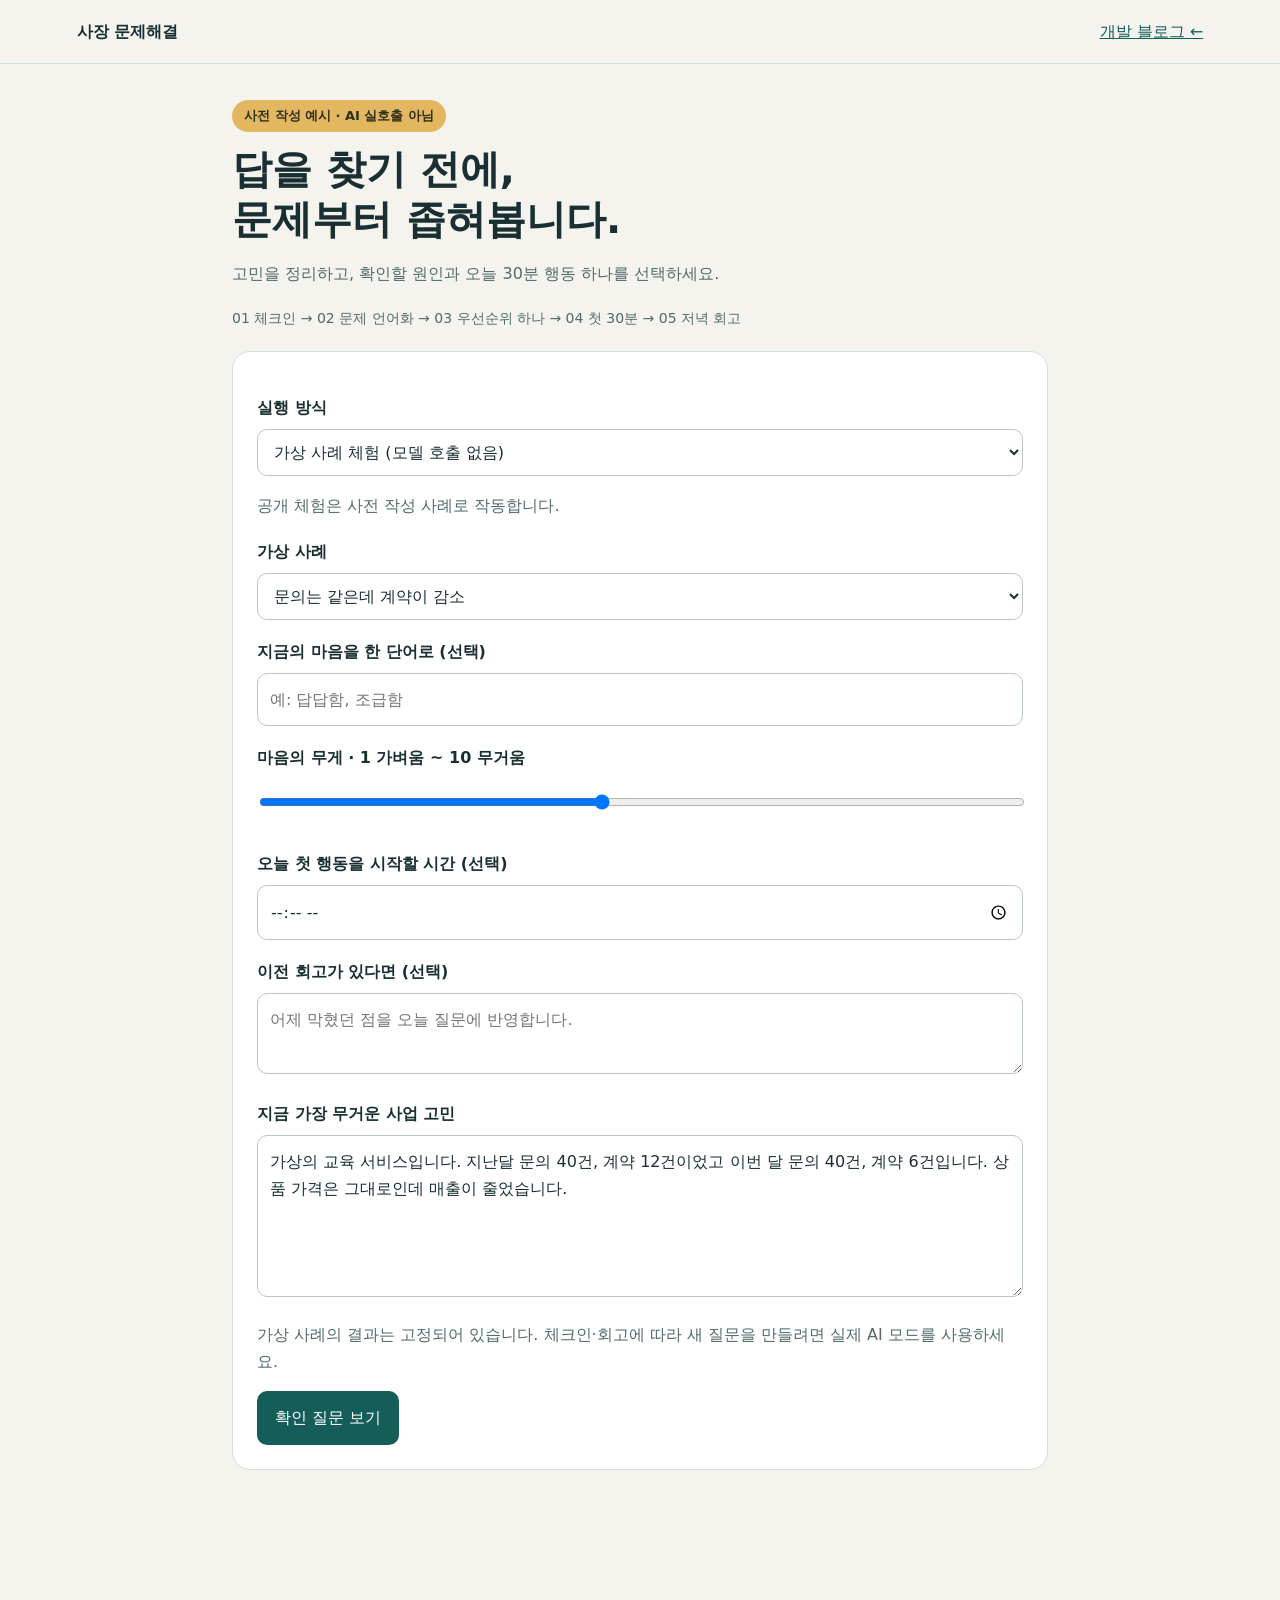
<file: gangsa-hours/boss-ai/demo.html>
<!doctype html><html lang="ko"><head><meta charset="utf-8"><meta name="viewport" content="width=device-width,initial-scale=1"><title>사장 문제해결 · 진단 체험</title><style>
:root{--ink:#192f32;--green:#145d58;--paper:#f4f3ed;--line:#d5dfda}*{box-sizing:border-box}body{margin:0;background:var(--paper);color:var(--ink);font:16px/1.7 system-ui,sans-serif}nav{padding:18px 6%;border-bottom:1px solid var(--line);display:flex;justify-content:space-between}a{color:var(--green)}main{max-width:860px;margin:auto;padding:36px 22px 80px}h1{font-size:clamp(28px,5vw,40px);line-height:1.25;margin:12px 0}h2{font-size:21px}small,.muted{color:#526b6a}.badge{display:inline-block;border-radius:30px;padding:5px 12px;background:#e3b75f;color:#2f301d;font-size:13px;font-weight:700}.card{background:white;border:1px solid var(--line);border-radius:18px;padding:24px;margin:20px 0}label{display:block;font-weight:700;margin:18px 0 8px}select,textarea,input{width:100%;padding:12px;border:1px solid #b9c9c1;border-radius:10px;background:#fff;color:var(--ink);font:inherit}textarea{resize:vertical}button{border:0;border-radius:10px;background:var(--green);color:white;padding:13px 18px;font:inherit;cursor:pointer}button:disabled{opacity:.5;cursor:not-allowed}.secondary{background:#e7eeeb;color:var(--green)}.row{display:flex;gap:12px;flex-wrap:wrap;margin-top:18px}.notice{border-left:4px solid #e3b75f;padding:12px 16px;background:#fffae8}.error{color:#9a2921}li{margin-bottom:10px}section[hidden]{display:none}.steps{color:#526b6a;font-size:14px;margin-top:20px}:focus-visible{outline:3px solid #d6a33b;outline-offset:3px}#busy{min-height:28px}pre{white-space:pre-wrap}@media(max-width:500px){.card{padding:18px}nav{font-size:14px}}
</style></head><body><nav><strong>사장 문제해결</strong><a href="index.html">개발 블로그 ←</a></nav><main><span class="badge" id="badge">사전 작성 예시 · AI 실호출 아님</span><h1>답을 찾기 전에,<br>문제부터 좁혀봅니다.</h1><p class="muted">고민을 정리하고, 확인할 원인과 오늘 30분 행동 하나를 선택하세요.</p><div class="steps">01 체크인 → 02 문제 언어화 → 03 우선순위 하나 → 04 첫 30분 → 05 저녁 회고</div>
<div class="card"><label for="mode">실행 방식</label><select id="mode"><option value="example">가상 사례 체험 (모델 호출 없음)</option id="liveOption" value="live" disabled>실제 AI 진단 (로컬 서버·API 키 필요)</option></select><p id="connection" class="muted">공개 체험은 사전 작성 사례로 작동합니다.</p><label for="sample">가상 사례</label><select id="sample"></select><label for="emotion">지금의 마음을 한 단어로 (선택)</label><input id="emotion" maxlength="80" placeholder="예: 답답함, 조급함"><label for="intensity">마음의 무게 · 1 가벼움 ~ 10 무거움</label><input id="intensity" type="range" min="1" max="10" value="5"><label for="startTime">오늘 첫 행동을 시작할 시간 (선택)</label><input id="startTime" type="time"><label for="previousReview">이전 회고가 있다면 (선택)</label><textarea id="previousReview" rows="2" maxlength="2000" placeholder="어제 막혔던 점을 오늘 질문에 반영합니다."></textarea><label for="problem">지금 가장 무거운 사업 고민</label><textarea id="problem" rows="5" maxlength="3000" readonly></textarea><p class="muted" id="privacy">가상 사례의 결과는 고정되어 있습니다. 체크인·회고에 따라 새 질문을 만들려면 실제 AI 모드를 사용하세요.</p><button id="start">확인 질문 보기</button></div>
<p id="busy" role="status" aria-live="polite"></p><section id="questions" class="card" hidden><h2>원인을 구분할 질문</h2><div id="answers"></div><div class="row"><button id="report">가설과 행동 보기</button></div></section>
<section id="result" hidden><div class="notice" id="meta"></div><div class="card"><h2 id="summary"></h2><div id="detail"></div></div><div class="card"><h2>저녁 회고</h2><p>입력만으로 실행된 것으로 처리하지 않습니다. 내보내기 전까지 이 화면에만 남습니다.</p><label for="done">실행 상태</label><select id="done"><option>계획</option><option>실행 중</option><option>완료</option><option>보류</option></select><label for="obstacle">실행을 막은 것</label><select id="obstacle"><option>없음</option><option>시간 부족</option><option>과제가 너무 큼</option><option>정보 부족</option><option>시작이 두려움</option><option>다른 우선순위</option><option>기타</option></select><label for="reflection">오늘 무엇을 했고, 내일 무엇을 바꿀까요?</label><textarea id="reflection" rows="3" maxlength="2000" placeholder="실행 전에는 비워두세요."></textarea><div class="row"><button id="export">진단·실행기록 JSON 저장</button><button id="nextDay" class="secondary">회고를 다음 체크인으로</button><button id="reset" class="secondary">처음으로</button></div></div></section>
</main><script>
const $=id=>document.getElementById(id);let examples=[],session=null,current=null,questionList=[],pending=false;
const isLocal=['localhost','127.0.0.1'].includes(location.hostname);
function status(text,error=false){$('busy').textContent=text;$('busy').className=error?'error':'';}
function clearResults(){session=null;current=null;questionList=[];$('questions').hidden=true;$('result').hidden=true;$('answers').replaceChildren();$('reflection').value='';$('done').value='계획';$('obstacle').value='없음';status('');}
function fill(){clearResults();const e=examples[Number($('sample').value)||0];if(e)$('problem').value=e.problem;}
async function call(stage,answers=[]){const response=await fetch('/api/diagnose',{method:'POST',headers:{'Content-Type':'application/json'},body:JSON.stringify({stage,problem:session.problem,answers,context:session.context}),signal:AbortSignal.timeout(75000)});const data=await response.json();if(!response.ok)throw Error(data.error||'진단 요청에 실패했습니다.');return data;}
async function task(fn){if(pending)return;pending=true;for(const id of ['start','report','mode','sample','problem','emotion','intensity','startTime','previousReview','nextDay','reset'])$(id).disabled=true;status('처리 중입니다…');try{await fn();status('');}catch(e){status(e.message||'요청을 완료하지 못했습니다.',true);}finally{pending=false;for(const id of ['start','report','mode','sample','problem','emotion','intensity','startTime','previousReview','nextDay','reset'])$(id).disabled=false;}}
function renderQuestions(qs){questionList=qs;$('answers').replaceChildren();qs.forEach((q,i)=>{const label=document.createElement('label');label.htmlFor='answer'+i;label.textContent=q;const input=document.createElement('textarea');input.id='answer'+i;input.rows=2;input.maxLength=1200;input.placeholder='모르면 “모름”이라고 적어주세요.';if(session.mode==='example'){input.value=session.sample.answers[i]?.answer||'모름';input.readOnly=true;}$('answers').append(label,input);});$('questions').hidden=false;$('questions').scrollIntoView({behavior:'smooth',block:'start'});}
$('start').onclick=()=>task(async()=>{clearResults();session={mode:$('mode').value,problem:$('problem').value.trim(),sample:examples[Number($('sample').value)],context:{emotion:$('emotion').value,intensity:Number($('intensity').value),start_time:$('startTime').value,previous_review:$('previousReview').value},started:new Date().toISOString()};if(session.problem.length<10)throw Error('고민을 10자 이상 입력해 주세요.');if(session.mode==='example')renderQuestions(session.sample.answers.map(x=>x.question));else{const data=await call('questions');session.question_response=data;renderQuestions(data.result.questions);}});
$('report').onclick=()=>task(async()=>{const answers=questionList.map((question,i)=>({question,answer:$('answer'+i).value.trim()||'모름'}));session.answers=answers;current=session.mode==='example'?{mode:'example',model:null,prompt_version:'illustration-v1',result:session.sample.result}:await call('report',answers);$('summary').textContent=current.result.summary;$('detail').replaceChildren();const labels={facts:'자기보고 사실',hypotheses:'해석과 검증 전 가설',questions:'더 확인할 정보',actions:'오늘의 우선 행동 하나',limits:'판단의 한계'};for(const [key,title]of Object.entries(labels)){const h=document.createElement('h2');h.textContent=title;const ul=document.createElement('ul');for(const text of current.result[key]){const li=document.createElement('li');li.textContent=text;ul.append(li);}$('detail').append(h,ul);}$('meta').textContent=current.mode==='example'?'사전 작성된 가상 예시입니다. AI 성능 검증 자료로 사용하지 마세요.':`실제 API 응답 · ${current.model} · ${current.latency_seconds}초 · ${current.prompt_version}`;$('result').hidden=false;$('result').scrollIntoView({behavior:'smooth',block:'start'});});
$('mode').onchange=()=>{fill();const live=$('mode').value==='live';$('problem').readOnly=!live;$('badge').textContent=live?'실제 AI 진단 · 입력은 OpenAI API로 전송':'사전 작성 예시 · AI 실호출 아님';$('privacy').textContent=live?'질문 생성·진단 버튼을 누르면 입력과 답변이 OpenAI API로 전송됩니다. 익명·가상 정보로 시험해 주세요.':'가상 사례의 결과는 고정되어 있습니다. 체크인·회고에 따라 새 질문을 만들려면 실제 AI 모드를 사용하세요.';};
$('sample').onchange=fill;$('reset').onclick=()=>{fill();window.scrollTo({top:0,behavior:'smooth'});};$('problem').oninput=clearResults;for(const id of ['emotion','intensity','startTime','previousReview'])$(id).oninput=clearResults;
$('nextDay').onclick=()=>{const note=`이전 문제: ${session.problem}\n이전 행동: ${current.result.actions.join(' ')}\n상태: ${$('done').value} / 장애물: ${$('obstacle').value}\n회고: ${$('reflection').value}`;$('previousReview').value=note.slice(0,2000);clearResults();window.scrollTo({top:0,behavior:'smooth'});status('회고를 다음 체크인에 옮겼습니다. 오늘 마음과 고민을 확인하고 질문을 시작하세요.');};
$('export').onclick=()=>{if(!current)return;const data={mode:session.mode,problem:session.problem,answers:session.answers,context:session.context,question_response:session.question_response||null,diagnosis:current,execution:{status:$('done').value,obstacle:$('obstacle').value,note:$('reflection').value},exported_at:new Date().toISOString()};const url=URL.createObjectURL(new Blob([JSON.stringify(data,null,2)],{type:'application/json'}));const a=document.createElement('a');a.href=url;a.download='boss-diagnosis.json';a.click();setTimeout(()=>URL.revokeObjectURL(url),1000);};
(async()=>{try{const response=await fetch('examples.json');if(!response.ok)throw Error('예시 파일을 읽지 못했습니다.');examples=await response.json();examples.forEach((e,i)=>{const o=document.createElement('option');o.value=i;o.textContent=e.label;$('sample').append(o);});fill();if(isLocal){try{const response=await fetch('/api/status');const data=await response.json();$('liveOption').disabled=!data.ready;$('connection').textContent=data.ready?`실제 AI 사용 가능 · ${data.model}`:'로컬 서버는 연결됐지만 API 키가 없습니다. README의 실행 안내를 확인하세요.';}catch{}}}catch(e){status(e.message,true);$('start').disabled=true;}})();
</script></body></html>
</file>
<file: shopinsight-ai/styles.css>
:root{font-family:Inter,system-ui,sans-serif;color:#172033;background:#f5f7fb}*{box-sizing:border-box}body{margin:0}.wrap{max-width:1100px;margin:auto;padding:40px 20px 80px}header h1{font-size:42px;margin:4px 0}.eyebrow{font-weight:800;letter-spacing:.12em;color:#5468ff}.actions,.question{display:flex;gap:10px;align-items:center;flex-wrap:wrap;margin:26px 0}.upload,button{border:0;border-radius:10px;padding:12px 16px;background:#172033;color:white;font-weight:700;cursor:pointer}.upload input{display:none}#status{color:#667085}.kpis{display:grid;grid-template-columns:repeat(4,1fr);gap:14px}.kpis article,.panel,.insight{background:white;border:1px solid #e5e9f2;border-radius:16px;padding:20px;margin-top:14px}.kpis span,.kpis small{display:block;color:#667085}.kpis strong{display:block;font-size:28px;margin:8px 0}.grid{display:grid;grid-template-columns:1fr 1fr;gap:14px}.barrow{display:grid;grid-template-columns:90px 1fr 110px;gap:10px;align-items:center;margin:12px 0}.track{height:12px;background:#edf0f5;border-radius:99px;overflow:hidden}.bar{height:100%;background:#6677d9;border-radius:99px}.funnel-step{margin:10px auto;padding:12px;background:#eef1ff;text-align:center;border-radius:10px}.faq{display:flex;gap:8px;flex-wrap:wrap;margin:10px 0 18px}.faq-btn{background:#eef1ff;color:#334155;border:1px solid #d8def8;padding:9px 12px}.faq-btn:hover{background:#e2e7ff}.question input{flex:1;min-width:240px;padding:13px;border:1px solid #d5dae5;border-radius:10px;font-size:16px}#answer{line-height:1.7;padding-top:6px}.negative{color:#b42318}.positive{color:#027a48}@media(max-width:720px){.kpis{grid-template-columns:1fr 1fr}.grid{grid-template-columns:1fr}header h1{font-size:34px}}
</file>
